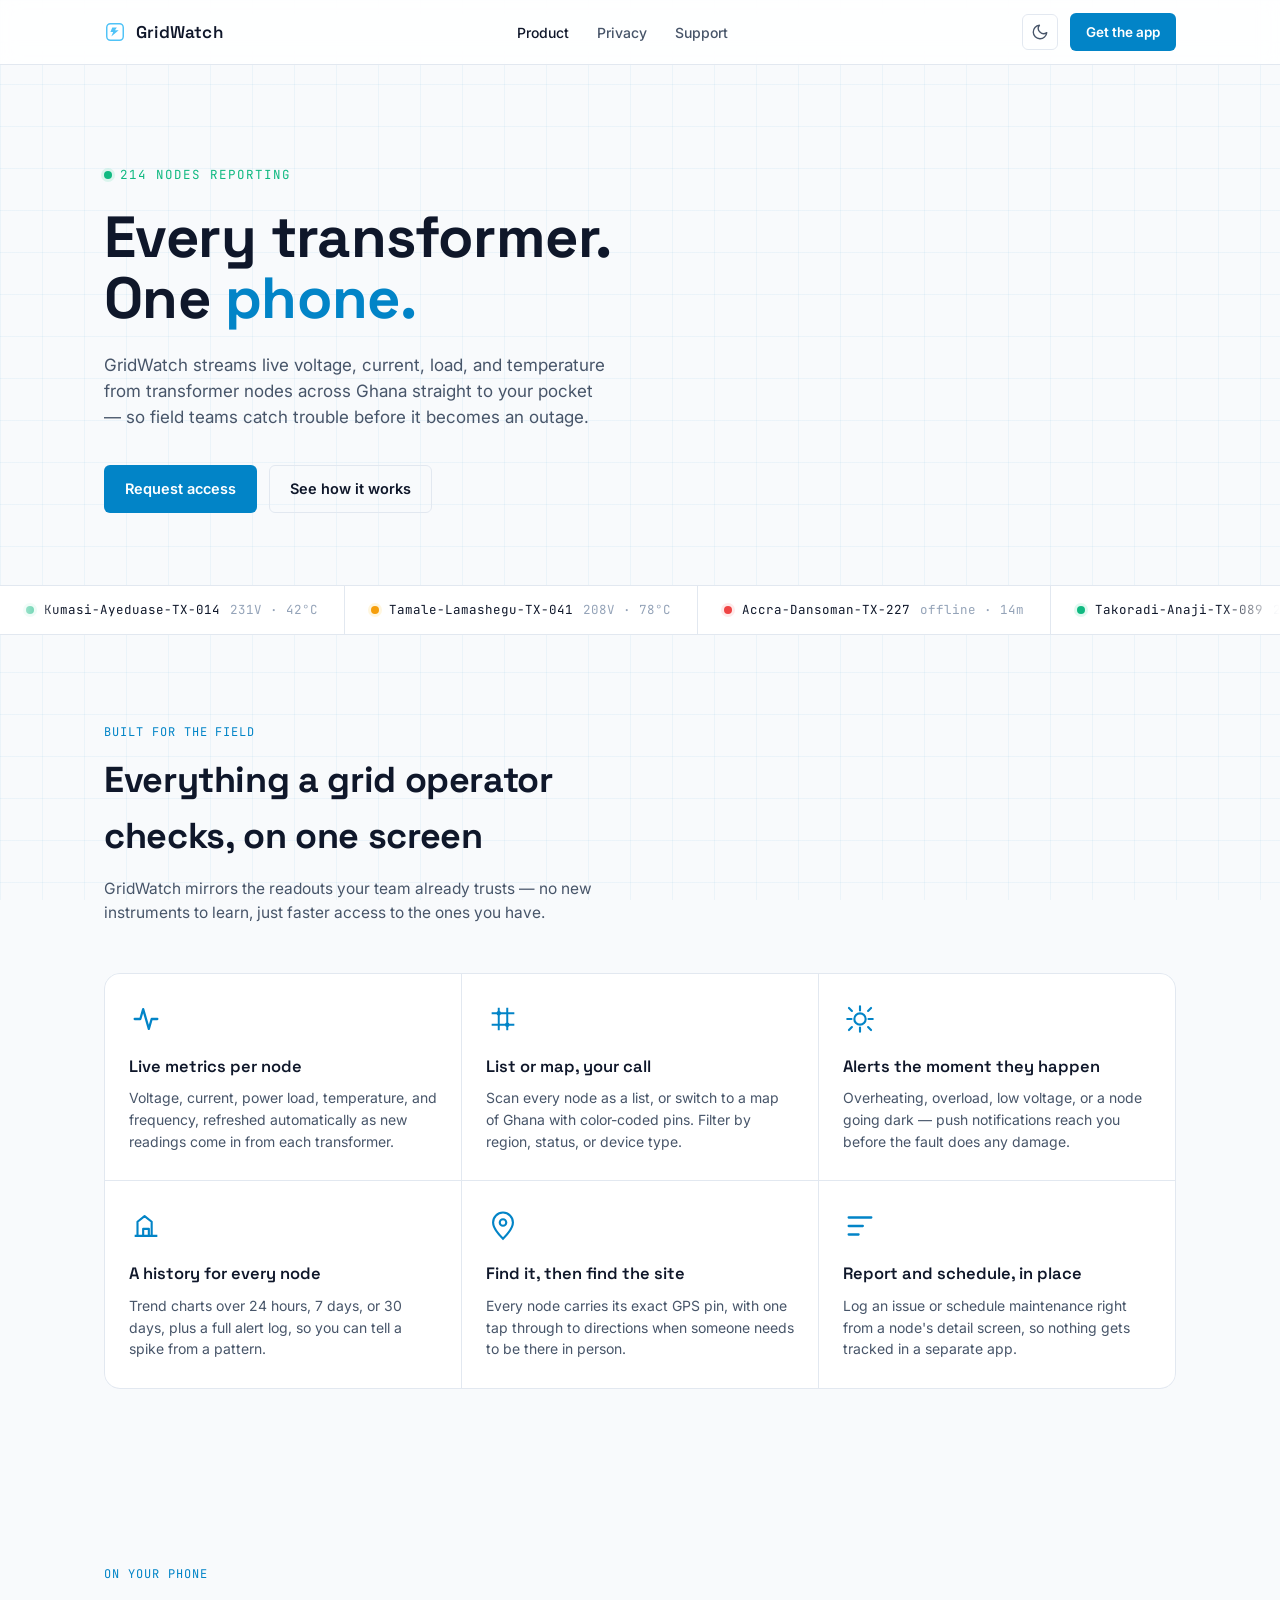
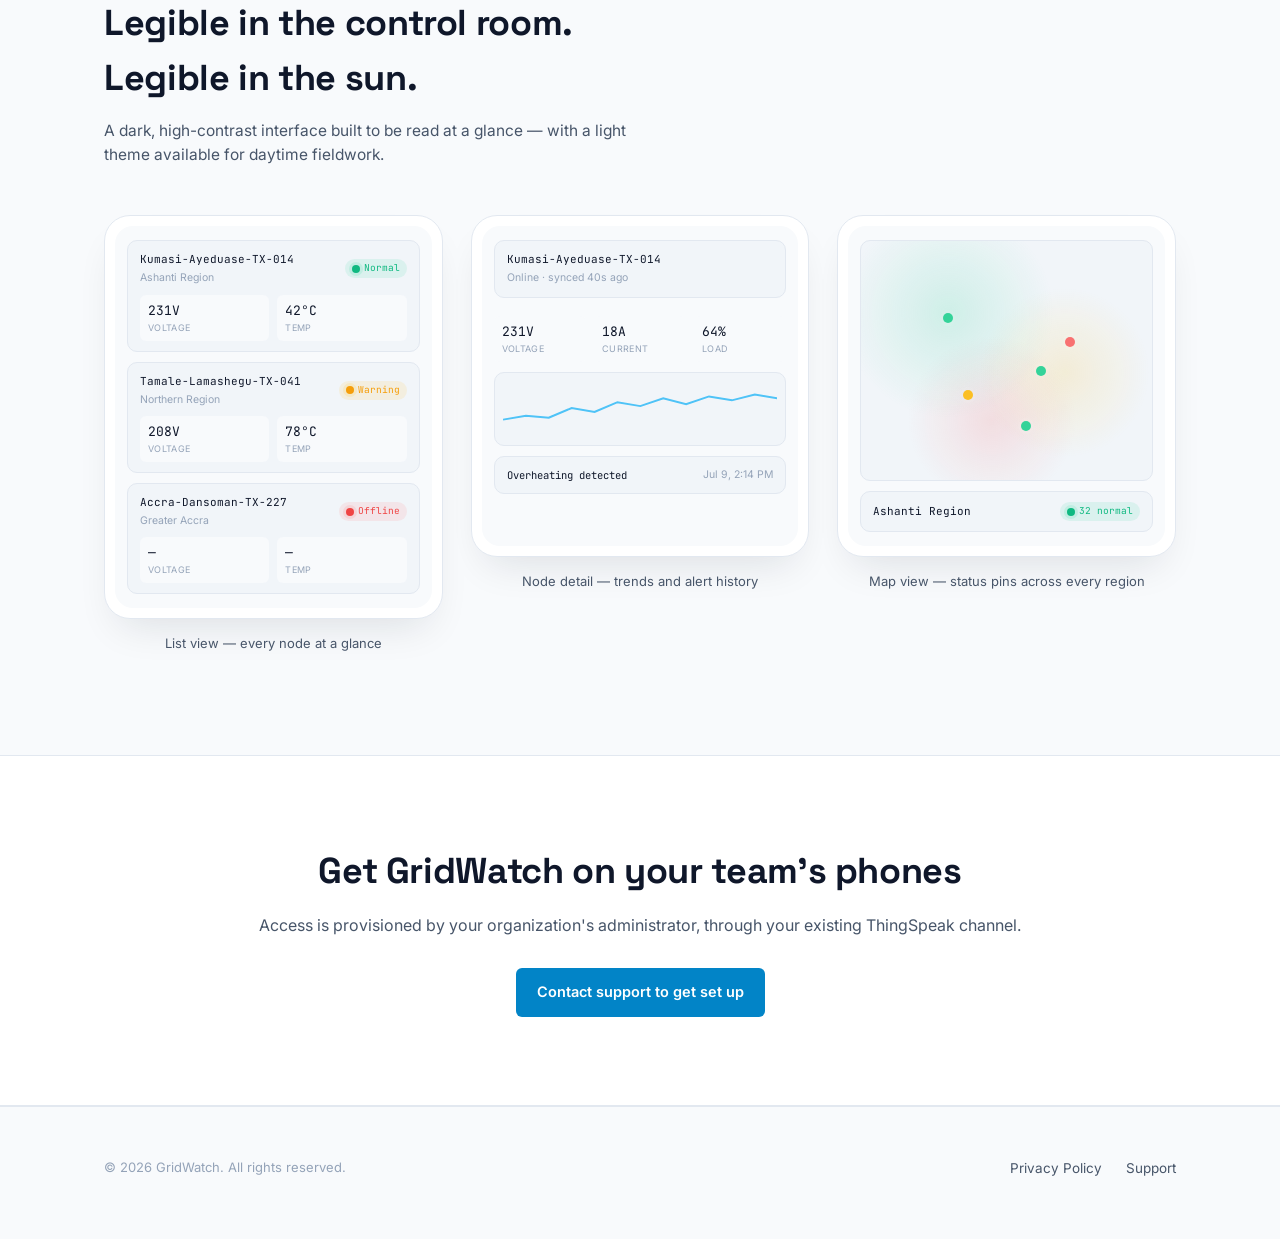
<file: index.html>
<!DOCTYPE html>
<html lang="en">
<head>
<meta charset="UTF-8">
<meta name="viewport" content="width=device-width, initial-scale=1.0">
<title>GridWatch — Real-time transformer monitoring across Ghana</title>
<meta name="description" content="GridWatch gives field engineers and grid operators live voltage, load, and temperature data from every transformer node — with instant alerts and map-based tracking.">
<link rel="preconnect" href="https://fonts.googleapis.com">
<link rel="preconnect" href="https://fonts.gstatic.com" crossorigin>
<link href="https://fonts.googleapis.com/css2?family=Space+Grotesk:wght@500;600;700&family=Inter:wght@400;500;600&family=JetBrains+Mono:wght@400;500&display=swap" rel="stylesheet">
<link rel="stylesheet" href="styles.css">
<script src="theme-init.js"></script>
</head>
<body>

<nav class="site-nav">
  <div class="wrap">
    <a href="index.html" class="brand">
      <svg class="brand-mark" viewBox="0 0 24 24" fill="none" xmlns="http://www.w3.org/2000/svg">
        <rect x="3" y="3" width="18" height="18" rx="4" stroke="#4fc3f7" stroke-width="1.6"/>
        <path d="M9 7L7 12H10L8 17L16 10H12L14 7H9Z" fill="#4fc3f7"/>
      </svg>
      GridWatch
    </a>
    <ul class="nav-links">
      <li><a href="index.html" aria-current="page">Product</a></li>
      <li><a href="privacy.html">Privacy</a></li>
      <li><a href="support.html">Support</a></li>
    </ul>
    <div class="nav-actions">
      <button class="theme-toggle" aria-label="Toggle theme">
        <svg class="icon-sun" viewBox="0 0 24 24" fill="none" stroke="currentColor" stroke-width="1.8" stroke-linecap="round" stroke-linejoin="round">
          <circle cx="12" cy="12" r="5"></circle>
          <line x1="12" y1="1" x2="12" y2="3"></line>
          <line x1="12" y1="21" x2="12" y2="23"></line>
          <line x1="4.22" y1="4.22" x2="5.64" y2="5.64"></line>
          <line x1="18.36" y1="18.36" x2="19.78" y2="19.78"></line>
          <line x1="1" y1="12" x2="3" y2="12"></line>
          <line x1="21" y1="12" x2="23" y2="12"></line>
          <line x1="4.22" y1="19.78" x2="5.64" y2="18.36"></line>
          <line x1="18.36" y1="5.64" x2="19.78" y2="4.22"></line>
        </svg>
        <svg class="icon-moon" viewBox="0 0 24 24" fill="none" stroke="currentColor" stroke-width="1.8" stroke-linecap="round" stroke-linejoin="round">
          <path d="M21 12.79A9 9 0 1 1 11.21 3 7 7 0 0 0 21 12.79z"></path>
        </svg>
      </button>
      <a href="support.html" class="nav-cta">Get the app</a>
    </div>
  </div>
</nav>

<header class="hero">
  <div class="wrap">
    <span class="eyebrow"><span class="dot dot-green"></span> 214 nodes reporting</span>
    <h1 class="hero-title">Every transformer.<br>One <span class="accent">phone.</span></h1>
    <p class="hero-sub">GridWatch streams live voltage, current, load, and temperature from transformer nodes across Ghana straight to your pocket — so field teams catch trouble before it becomes an outage.</p>
    <div class="hero-actions">
      <a href="support.html" class="btn btn-primary">Request access</a>
      <a href="#features" class="btn btn-ghost">See how it works</a>
    </div>
  </div>
</header>

<div class="live-strip" aria-hidden="true">
  <div class="strip-track" id="stripTrack"></div>
</div>

<main>
<section id="features">
  <div class="wrap">
    <div class="section-head">
      <span class="section-label">Built for the field</span>
      <h2>Everything a grid operator checks, on one screen</h2>
      <p class="section-sub">GridWatch mirrors the readouts your team already trusts — no new instruments to learn, just faster access to the ones you have.</p>
    </div>

    <div class="feature-grid">
      <div class="feature-card">
        <svg class="icon" viewBox="0 0 24 24" fill="none"><path d="M4 12h4l2-7 4 14 2-7h4" stroke="currentColor" stroke-width="1.6" stroke-linecap="round" stroke-linejoin="round"/></svg>
        <h3>Live metrics per node</h3>
        <p>Voltage, current, power load, temperature, and frequency, refreshed automatically as new readings come in from each transformer.</p>
      </div>
      <div class="feature-card">
        <svg class="icon" viewBox="0 0 24 24" fill="none"><path d="M9 4v16M15 4v16M4 8h16M4 16h16" stroke="currentColor" stroke-width="1.4"/><circle cx="9" cy="8" r="1.6" fill="currentColor"/><circle cx="15" cy="16" r="1.6" fill="currentColor"/></svg>
        <h3>List or map, your call</h3>
        <p>Scan every node as a list, or switch to a map of Ghana with color-coded pins. Filter by region, status, or device type.</p>
      </div>
      <div class="feature-card">
        <svg class="icon" viewBox="0 0 24 24" fill="none"><path d="M12 3v3M12 18v3M4.2 4.2l2.1 2.1M17.7 17.7l2.1 2.1M3 12h3M18 12h3M4.2 19.8l2.1-2.1M17.7 6.3l2.1-2.1" stroke="currentColor" stroke-width="1.5" stroke-linecap="round"/><circle cx="12" cy="12" r="4" stroke="currentColor" stroke-width="1.5"/></svg>
        <h3>Alerts the moment they happen</h3>
        <p>Overheating, overload, low voltage, or a node going dark — push notifications reach you before the fault does any damage.</p>
      </div>
      <div class="feature-card">
        <svg class="icon" viewBox="0 0 24 24" fill="none"><path d="M4 19h16M6 19V9l5-4 5 4v10M10 19v-5h4v5" stroke="currentColor" stroke-width="1.5" stroke-linejoin="round"/></svg>
        <h3>A history for every node</h3>
        <p>Trend charts over 24 hours, 7 days, or 30 days, plus a full alert log, so you can tell a spike from a pattern.</p>
      </div>
      <div class="feature-card">
        <svg class="icon" viewBox="0 0 24 24" fill="none"><path d="M12 21c4-4 7-7.5 7-11.5A7 7 0 105 9.5C5 13.5 8 17 12 21z" stroke="currentColor" stroke-width="1.5"/><circle cx="12" cy="9.5" r="2.3" stroke="currentColor" stroke-width="1.5"/></svg>
        <h3>Find it, then find the site</h3>
        <p>Every node carries its exact GPS pin, with one tap through to directions when someone needs to be there in person.</p>
      </div>
      <div class="feature-card">
        <svg class="icon" viewBox="0 0 24 24" fill="none"><path d="M4 6h16M4 12h10M4 18h7" stroke="currentColor" stroke-width="1.6" stroke-linecap="round"/></svg>
        <h3>Report and schedule, in place</h3>
        <p>Log an issue or schedule maintenance right from a node's detail screen, so nothing gets tracked in a separate app.</p>
      </div>
    </div>
  </div>
</section>

<section>
  <div class="wrap">
    <div class="section-head">
      <span class="section-label">On your phone</span>
      <h2>Legible in the control room. Legible in the sun.</h2>
      <p class="section-sub">A dark, high-contrast interface built to be read at a glance — with a light theme available for daytime fieldwork.</p>
    </div>

    <div class="screens-row">
      <div>
        <div class="phone">
          <div class="phone-screen">
            <div class="mock-card">
              <div class="mock-row">
                <div>
                  <div class="mock-id">Kumasi-Ayeduase-TX-014</div>
                  <div class="mock-region">Ashanti Region</div>
                </div>
                <span class="mock-badge badge-green"><span class="dot dot-green"></span>Normal</span>
              </div>
              <div class="mock-metrics">
                <div class="mock-metric"><div class="n">231V</div><div class="l">Voltage</div></div>
                <div class="mock-metric"><div class="n">42°C</div><div class="l">Temp</div></div>
              </div>
            </div>
            <div class="mock-card">
              <div class="mock-row">
                <div>
                  <div class="mock-id">Tamale-Lamashegu-TX-041</div>
                  <div class="mock-region">Northern Region</div>
                </div>
                <span class="mock-badge badge-amber"><span class="dot dot-amber"></span>Warning</span>
              </div>
              <div class="mock-metrics">
                <div class="mock-metric"><div class="n">208V</div><div class="l">Voltage</div></div>
                <div class="mock-metric"><div class="n">78°C</div><div class="l">Temp</div></div>
              </div>
            </div>
            <div class="mock-card">
              <div class="mock-row">
                <div>
                  <div class="mock-id">Accra-Dansoman-TX-227</div>
                  <div class="mock-region">Greater Accra</div>
                </div>
                <span class="mock-badge badge-red"><span class="dot dot-red"></span>Offline</span>
              </div>
              <div class="mock-metrics">
                <div class="mock-metric"><div class="n">—</div><div class="l">Voltage</div></div>
                <div class="mock-metric"><div class="n">—</div><div class="l">Temp</div></div>
              </div>
            </div>
          </div>
        </div>
        <p class="phone-cap">List view — every node at a glance</p>
      </div>

      <div>
        <div class="phone">
          <div class="phone-screen">
            <div class="mock-card">
              <div class="mock-row">
                <div>
                  <div class="mock-id">Kumasi-Ayeduase-TX-014</div>
                  <div class="mock-region">Online · synced 40s ago</div>
                </div>
              </div>
            </div>
            <div class="mock-metrics">
              <div class="mock-metric"><div class="n">231V</div><div class="l">Voltage</div></div>
              <div class="mock-metric"><div class="n">18A</div><div class="l">Current</div></div>
              <div class="mock-metric"><div class="n">64%</div><div class="l">Load</div></div>
            </div>
            <div class="mock-chart">
              <svg width="100%" height="100%" viewBox="0 0 240 58" preserveAspectRatio="none">
                <polyline points="0,40 20,36 40,38 60,28 80,32 100,22 120,26 140,18 160,24 180,16 200,20 220,14 240,18" fill="none" stroke="#4fc3f7" stroke-width="2"/>
              </svg>
            </div>
            <div class="mock-card">
              <div class="mock-row">
                <div class="mock-id" style="font-size:10.5px;">Overheating detected</div>
                <div class="mock-region" style="margin-top:0;">Jul 9, 2:14 PM</div>
              </div>
            </div>
          </div>
        </div>
        <p class="phone-cap">Node detail — trends and alert history</p>
      </div>

      <div>
        <div class="phone">
          <div class="phone-screen">
            <div class="mock-map">
              <span class="mock-pin" style="background:#34d399; top:30%; left:28%;"></span>
              <span class="mock-pin" style="background:#34d399; top:52%; left:60%;"></span>
              <span class="mock-pin" style="background:#fbbf24; top:62%; left:35%;"></span>
              <span class="mock-pin" style="background:#f87171; top:40%; left:70%;"></span>
              <span class="mock-pin" style="background:#34d399; top:75%; left:55%;"></span>
            </div>
            <div class="mock-card">
              <div class="mock-row">
                <div class="mock-id">Ashanti Region</div>
                <span class="mock-badge badge-green"><span class="dot dot-green"></span>32 normal</span>
              </div>
            </div>
          </div>
        </div>
        <p class="phone-cap">Map view — status pins across every region</p>
      </div>
    </div>
  </div>
</section>

<section class="cta-band">
  <div class="wrap">
    <h2>Get GridWatch on your team's phones</h2>
    <p>Access is provisioned by your organization's administrator, through your existing ThingSpeak channel.</p>
    <div class="cta-actions">
      <a href="support.html" class="btn btn-primary">Contact support to get set up</a>
    </div>
  </div>
</section>
</main>

<footer>
  <div class="wrap footer-row">
    <span class="footer-copy">© 2026 GridWatch. All rights reserved.</span>
    <ul class="footer-links">
      <li><a href="privacy.html">Privacy Policy</a></li>
      <li><a href="support.html">Support</a></li>
    </ul>
  </div>
</footer>

<script>
  // Build the live node strip once and duplicate it so the marquee loops seamlessly.
  const nodes = [
    { id: "Kumasi-Ayeduase-TX-014", status: "green", val: "231V · 42°C" },
    { id: "Tamale-Lamashegu-TX-041", status: "amber", val: "208V · 78°C" },
    { id: "Accra-Dansoman-TX-227", status: "red", val: "offline · 14m" },
    { id: "Takoradi-Anaji-TX-089", status: "green", val: "233V · 39°C" },
    { id: "Ho-Bankoe-TX-052", status: "green", val: "229V · 44°C" },
    { id: "Cape Coast-Pedu-TX-118", status: "amber", val: "218V · 71°C" },
    { id: "Sunyani-Abesim-TX-063", status: "green", val: "232V · 41°C" },
    { id: "Koforidua-Adweso-TX-034", status: "green", val: "230V · 43°C" },
  ];
  const track = document.getElementById("stripTrack");
  function render(list) {
    return list.map(n => `
      <div class="strip-node">
        <span class="dot dot-${n.status}"></span>
        <span class="id">${n.id}</span>
        <span class="val">${n.val}</span>
      </div>`).join("");
  }
  track.innerHTML = render(nodes) + render(nodes);
</script>
<script src="theme.js"></script>

</body>
</html>
</file>
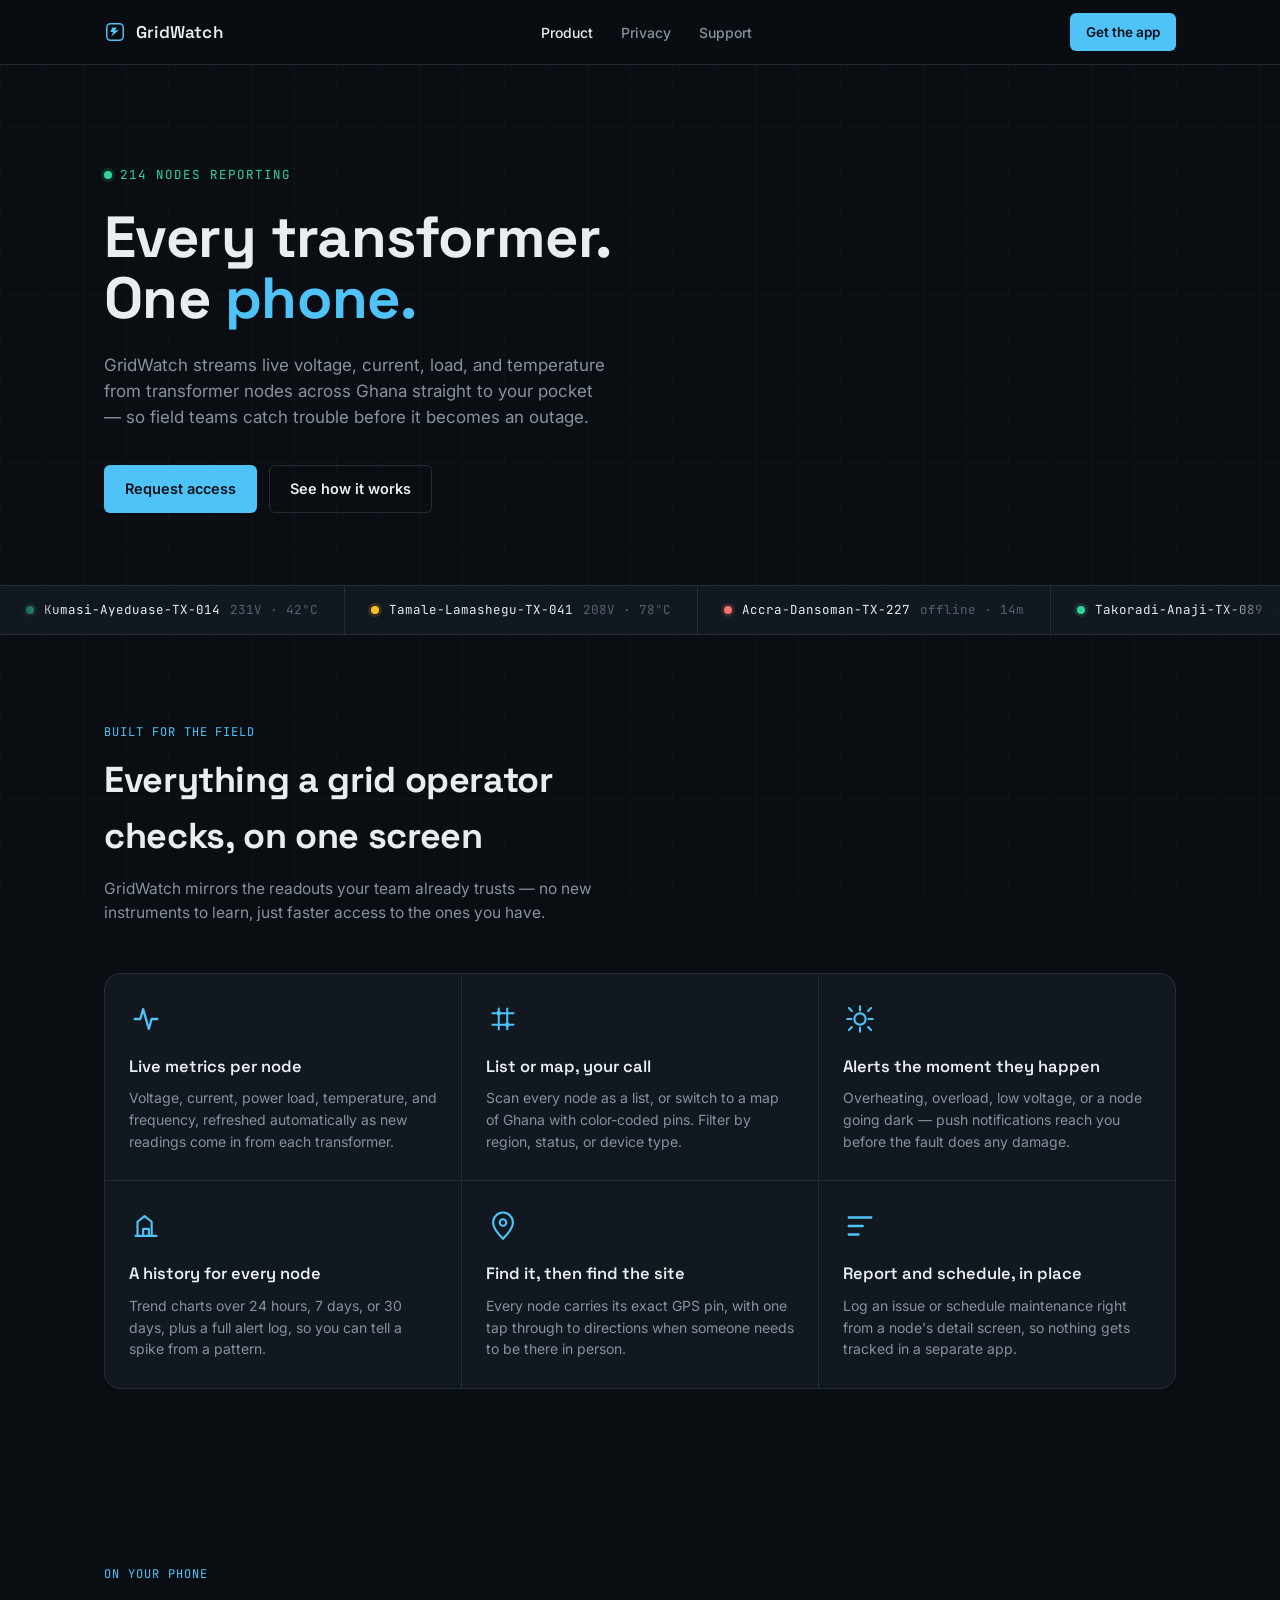
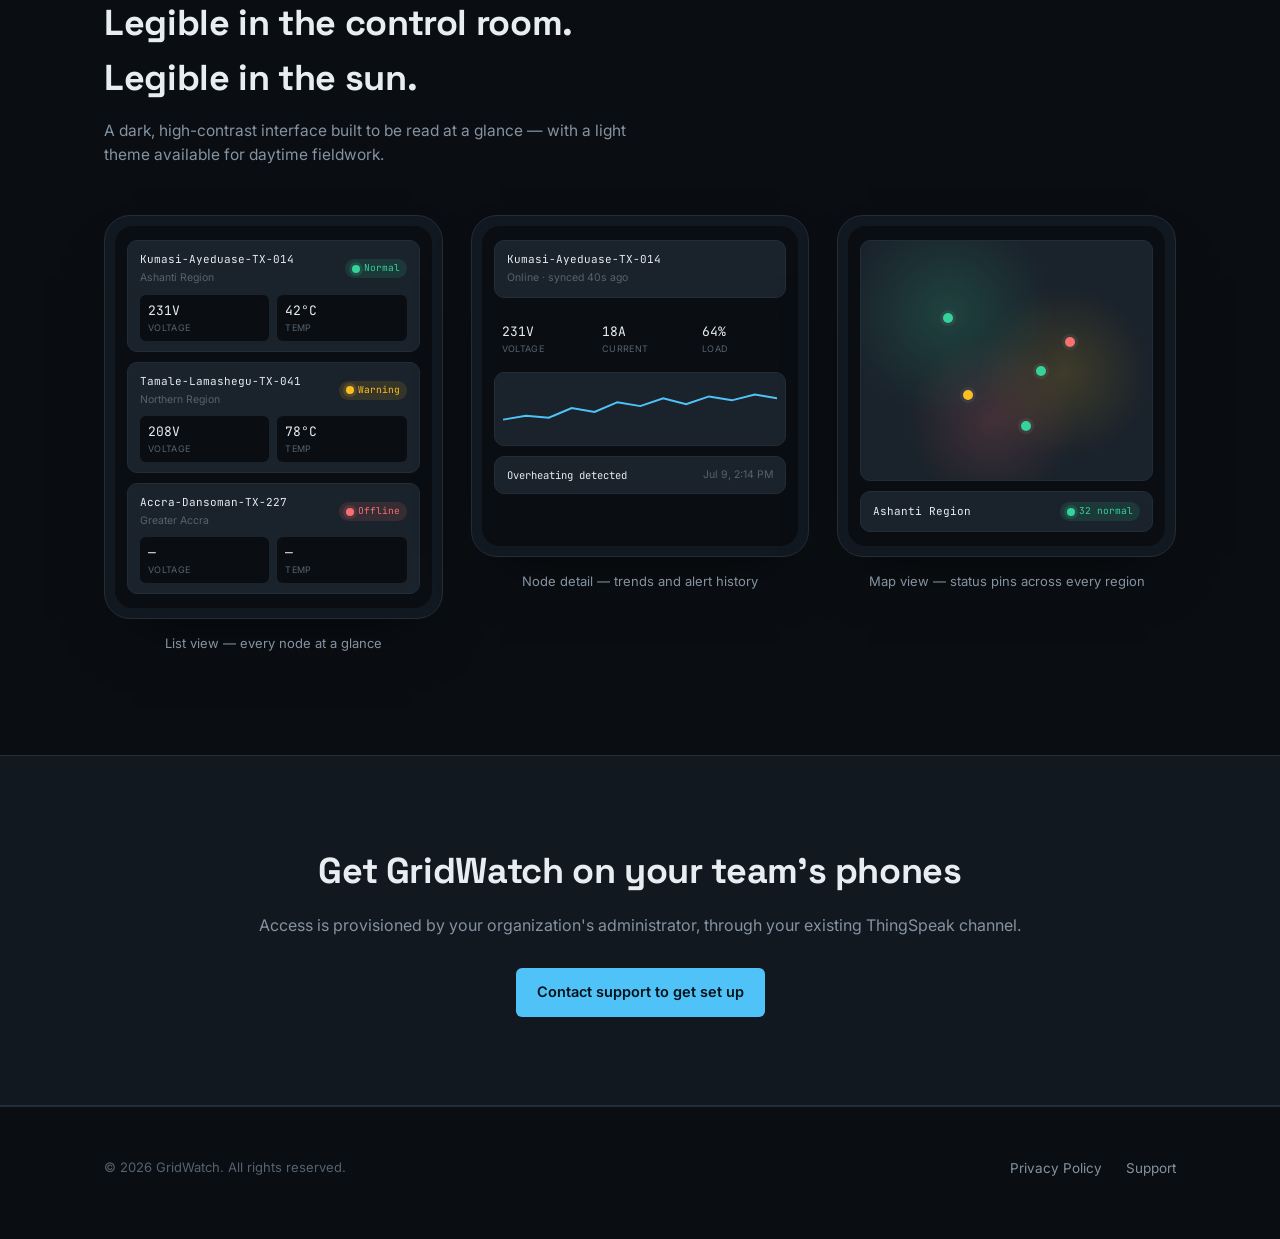
<file: docs/index.html>
<!DOCTYPE html>
<html lang="en">
<head>
<meta charset="UTF-8">
<meta name="viewport" content="width=device-width, initial-scale=1.0">
<title>GridWatch — Real-time transformer monitoring across Ghana</title>
<meta name="description" content="GridWatch gives field engineers and grid operators live voltage, load, and temperature data from every transformer node — with instant alerts and map-based tracking.">
<link rel="preconnect" href="https://fonts.googleapis.com">
<link rel="preconnect" href="https://fonts.gstatic.com" crossorigin>
<link href="https://fonts.googleapis.com/css2?family=Space+Grotesk:wght@500;600;700&family=Inter:wght@400;500;600&family=JetBrains+Mono:wght@400;500&display=swap" rel="stylesheet">
<link rel="stylesheet" href="styles.css">
</head>
<body>

<nav class="site-nav">
  <div class="wrap">
    <a href="index.html" class="brand">
      <svg class="brand-mark" viewBox="0 0 24 24" fill="none" xmlns="http://www.w3.org/2000/svg">
        <rect x="3" y="3" width="18" height="18" rx="4" stroke="#4fc3f7" stroke-width="1.6"/>
        <path d="M9 7L7 12H10L8 17L16 10H12L14 7H9Z" fill="#4fc3f7"/>
      </svg>
      GridWatch
    </a>
    <ul class="nav-links">
      <li><a href="index.html" aria-current="page">Product</a></li>
      <li><a href="privacy.html">Privacy</a></li>
      <li><a href="support.html">Support</a></li>
    </ul>
    <a href="support.html" class="nav-cta">Get the app</a>
  </div>
</nav>

<header class="hero">
  <div class="wrap">
    <span class="eyebrow"><span class="dot dot-green"></span> 214 nodes reporting</span>
    <h1 class="hero-title">Every transformer.<br>One <span class="accent">phone.</span></h1>
    <p class="hero-sub">GridWatch streams live voltage, current, load, and temperature from transformer nodes across Ghana straight to your pocket — so field teams catch trouble before it becomes an outage.</p>
    <div class="hero-actions">
      <a href="support.html" class="btn btn-primary">Request access</a>
      <a href="#features" class="btn btn-ghost">See how it works</a>
    </div>
  </div>
</header>

<div class="live-strip" aria-hidden="true">
  <div class="strip-track" id="stripTrack"></div>
</div>

<main>
<section id="features">
  <div class="wrap">
    <div class="section-head">
      <span class="section-label">Built for the field</span>
      <h2>Everything a grid operator checks, on one screen</h2>
      <p class="section-sub">GridWatch mirrors the readouts your team already trusts — no new instruments to learn, just faster access to the ones you have.</p>
    </div>

    <div class="feature-grid">
      <div class="feature-card">
        <svg class="icon" viewBox="0 0 24 24" fill="none"><path d="M4 12h4l2-7 4 14 2-7h4" stroke="currentColor" stroke-width="1.6" stroke-linecap="round" stroke-linejoin="round"/></svg>
        <h3>Live metrics per node</h3>
        <p>Voltage, current, power load, temperature, and frequency, refreshed automatically as new readings come in from each transformer.</p>
      </div>
      <div class="feature-card">
        <svg class="icon" viewBox="0 0 24 24" fill="none"><path d="M9 4v16M15 4v16M4 8h16M4 16h16" stroke="currentColor" stroke-width="1.4"/><circle cx="9" cy="8" r="1.6" fill="currentColor"/><circle cx="15" cy="16" r="1.6" fill="currentColor"/></svg>
        <h3>List or map, your call</h3>
        <p>Scan every node as a list, or switch to a map of Ghana with color-coded pins. Filter by region, status, or device type.</p>
      </div>
      <div class="feature-card">
        <svg class="icon" viewBox="0 0 24 24" fill="none"><path d="M12 3v3M12 18v3M4.2 4.2l2.1 2.1M17.7 17.7l2.1 2.1M3 12h3M18 12h3M4.2 19.8l2.1-2.1M17.7 6.3l2.1-2.1" stroke="currentColor" stroke-width="1.5" stroke-linecap="round"/><circle cx="12" cy="12" r="4" stroke="currentColor" stroke-width="1.5"/></svg>
        <h3>Alerts the moment they happen</h3>
        <p>Overheating, overload, low voltage, or a node going dark — push notifications reach you before the fault does any damage.</p>
      </div>
      <div class="feature-card">
        <svg class="icon" viewBox="0 0 24 24" fill="none"><path d="M4 19h16M6 19V9l5-4 5 4v10M10 19v-5h4v5" stroke="currentColor" stroke-width="1.5" stroke-linejoin="round"/></svg>
        <h3>A history for every node</h3>
        <p>Trend charts over 24 hours, 7 days, or 30 days, plus a full alert log, so you can tell a spike from a pattern.</p>
      </div>
      <div class="feature-card">
        <svg class="icon" viewBox="0 0 24 24" fill="none"><path d="M12 21c4-4 7-7.5 7-11.5A7 7 0 105 9.5C5 13.5 8 17 12 21z" stroke="currentColor" stroke-width="1.5"/><circle cx="12" cy="9.5" r="2.3" stroke="currentColor" stroke-width="1.5"/></svg>
        <h3>Find it, then find the site</h3>
        <p>Every node carries its exact GPS pin, with one tap through to directions when someone needs to be there in person.</p>
      </div>
      <div class="feature-card">
        <svg class="icon" viewBox="0 0 24 24" fill="none"><path d="M4 6h16M4 12h10M4 18h7" stroke="currentColor" stroke-width="1.6" stroke-linecap="round"/></svg>
        <h3>Report and schedule, in place</h3>
        <p>Log an issue or schedule maintenance right from a node's detail screen, so nothing gets tracked in a separate app.</p>
      </div>
    </div>
  </div>
</section>

<section>
  <div class="wrap">
    <div class="section-head">
      <span class="section-label">On your phone</span>
      <h2>Legible in the control room. Legible in the sun.</h2>
      <p class="section-sub">A dark, high-contrast interface built to be read at a glance — with a light theme available for daytime fieldwork.</p>
    </div>

    <div class="screens-row">
      <div>
        <div class="phone">
          <div class="phone-screen">
            <div class="mock-card">
              <div class="mock-row">
                <div>
                  <div class="mock-id">Kumasi-Ayeduase-TX-014</div>
                  <div class="mock-region">Ashanti Region</div>
                </div>
                <span class="mock-badge badge-green"><span class="dot dot-green"></span>Normal</span>
              </div>
              <div class="mock-metrics">
                <div class="mock-metric"><div class="n">231V</div><div class="l">Voltage</div></div>
                <div class="mock-metric"><div class="n">42°C</div><div class="l">Temp</div></div>
              </div>
            </div>
            <div class="mock-card">
              <div class="mock-row">
                <div>
                  <div class="mock-id">Tamale-Lamashegu-TX-041</div>
                  <div class="mock-region">Northern Region</div>
                </div>
                <span class="mock-badge badge-amber"><span class="dot dot-amber"></span>Warning</span>
              </div>
              <div class="mock-metrics">
                <div class="mock-metric"><div class="n">208V</div><div class="l">Voltage</div></div>
                <div class="mock-metric"><div class="n">78°C</div><div class="l">Temp</div></div>
              </div>
            </div>
            <div class="mock-card">
              <div class="mock-row">
                <div>
                  <div class="mock-id">Accra-Dansoman-TX-227</div>
                  <div class="mock-region">Greater Accra</div>
                </div>
                <span class="mock-badge badge-red"><span class="dot dot-red"></span>Offline</span>
              </div>
              <div class="mock-metrics">
                <div class="mock-metric"><div class="n">—</div><div class="l">Voltage</div></div>
                <div class="mock-metric"><div class="n">—</div><div class="l">Temp</div></div>
              </div>
            </div>
          </div>
        </div>
        <p class="phone-cap">List view — every node at a glance</p>
      </div>

      <div>
        <div class="phone">
          <div class="phone-screen">
            <div class="mock-card">
              <div class="mock-row">
                <div>
                  <div class="mock-id">Kumasi-Ayeduase-TX-014</div>
                  <div class="mock-region">Online · synced 40s ago</div>
                </div>
              </div>
            </div>
            <div class="mock-metrics">
              <div class="mock-metric"><div class="n">231V</div><div class="l">Voltage</div></div>
              <div class="mock-metric"><div class="n">18A</div><div class="l">Current</div></div>
              <div class="mock-metric"><div class="n">64%</div><div class="l">Load</div></div>
            </div>
            <div class="mock-chart">
              <svg width="100%" height="100%" viewBox="0 0 240 58" preserveAspectRatio="none">
                <polyline points="0,40 20,36 40,38 60,28 80,32 100,22 120,26 140,18 160,24 180,16 200,20 220,14 240,18" fill="none" stroke="#4fc3f7" stroke-width="2"/>
              </svg>
            </div>
            <div class="mock-card">
              <div class="mock-row">
                <div class="mock-id" style="font-size:10.5px;">Overheating detected</div>
                <div class="mock-region" style="margin-top:0;">Jul 9, 2:14 PM</div>
              </div>
            </div>
          </div>
        </div>
        <p class="phone-cap">Node detail — trends and alert history</p>
      </div>

      <div>
        <div class="phone">
          <div class="phone-screen">
            <div class="mock-map">
              <span class="mock-pin" style="background:#34d399; top:30%; left:28%;"></span>
              <span class="mock-pin" style="background:#34d399; top:52%; left:60%;"></span>
              <span class="mock-pin" style="background:#fbbf24; top:62%; left:35%;"></span>
              <span class="mock-pin" style="background:#f87171; top:40%; left:70%;"></span>
              <span class="mock-pin" style="background:#34d399; top:75%; left:55%;"></span>
            </div>
            <div class="mock-card">
              <div class="mock-row">
                <div class="mock-id">Ashanti Region</div>
                <span class="mock-badge badge-green"><span class="dot dot-green"></span>32 normal</span>
              </div>
            </div>
          </div>
        </div>
        <p class="phone-cap">Map view — status pins across every region</p>
      </div>
    </div>
  </div>
</section>

<section class="cta-band">
  <div class="wrap">
    <h2>Get GridWatch on your team's phones</h2>
    <p>Access is provisioned by your organization's administrator, through your existing ThingSpeak channel.</p>
    <div class="cta-actions">
      <a href="support.html" class="btn btn-primary">Contact support to get set up</a>
    </div>
  </div>
</section>
</main>

<footer>
  <div class="wrap footer-row">
    <span class="footer-copy">© 2026 GridWatch. All rights reserved.</span>
    <ul class="footer-links">
      <li><a href="privacy.html">Privacy Policy</a></li>
      <li><a href="support.html">Support</a></li>
    </ul>
  </div>
</footer>

<script>
  // Build the live node strip once and duplicate it so the marquee loops seamlessly.
  const nodes = [
    { id: "Kumasi-Ayeduase-TX-014", status: "green", val: "231V · 42°C" },
    { id: "Tamale-Lamashegu-TX-041", status: "amber", val: "208V · 78°C" },
    { id: "Accra-Dansoman-TX-227", status: "red", val: "offline · 14m" },
    { id: "Takoradi-Anaji-TX-089", status: "green", val: "233V · 39°C" },
    { id: "Ho-Bankoe-TX-052", status: "green", val: "229V · 44°C" },
    { id: "Cape Coast-Pedu-TX-118", status: "amber", val: "218V · 71°C" },
    { id: "Sunyani-Abesim-TX-063", status: "green", val: "232V · 41°C" },
    { id: "Koforidua-Adweso-TX-034", status: "green", val: "230V · 43°C" },
  ];
  const track = document.getElementById("stripTrack");
  function render(list) {
    return list.map(n => `
      <div class="strip-node">
        <span class="dot dot-${n.status}"></span>
        <span class="id">${n.id}</span>
        <span class="val">${n.val}</span>
      </div>`).join("");
  }
  track.innerHTML = render(nodes) + render(nodes);
</script>

</body>
</html>
</file>
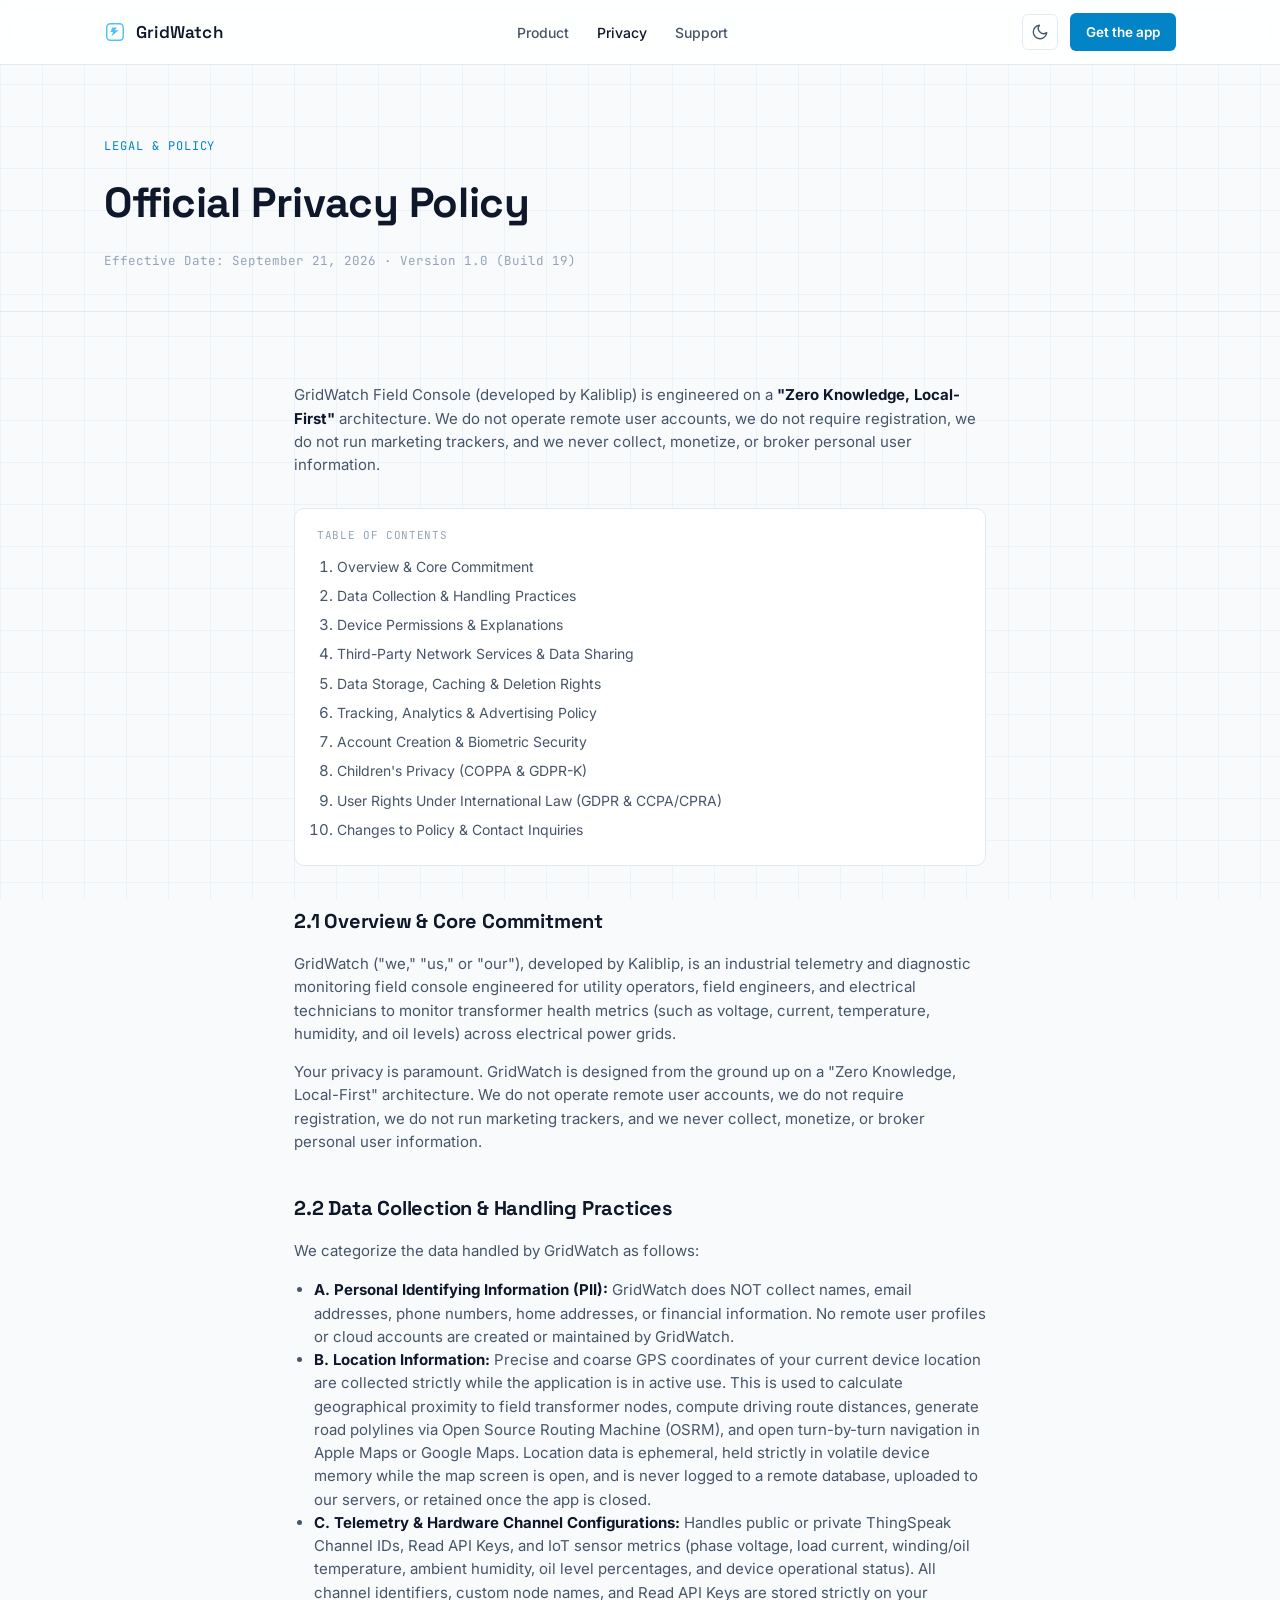
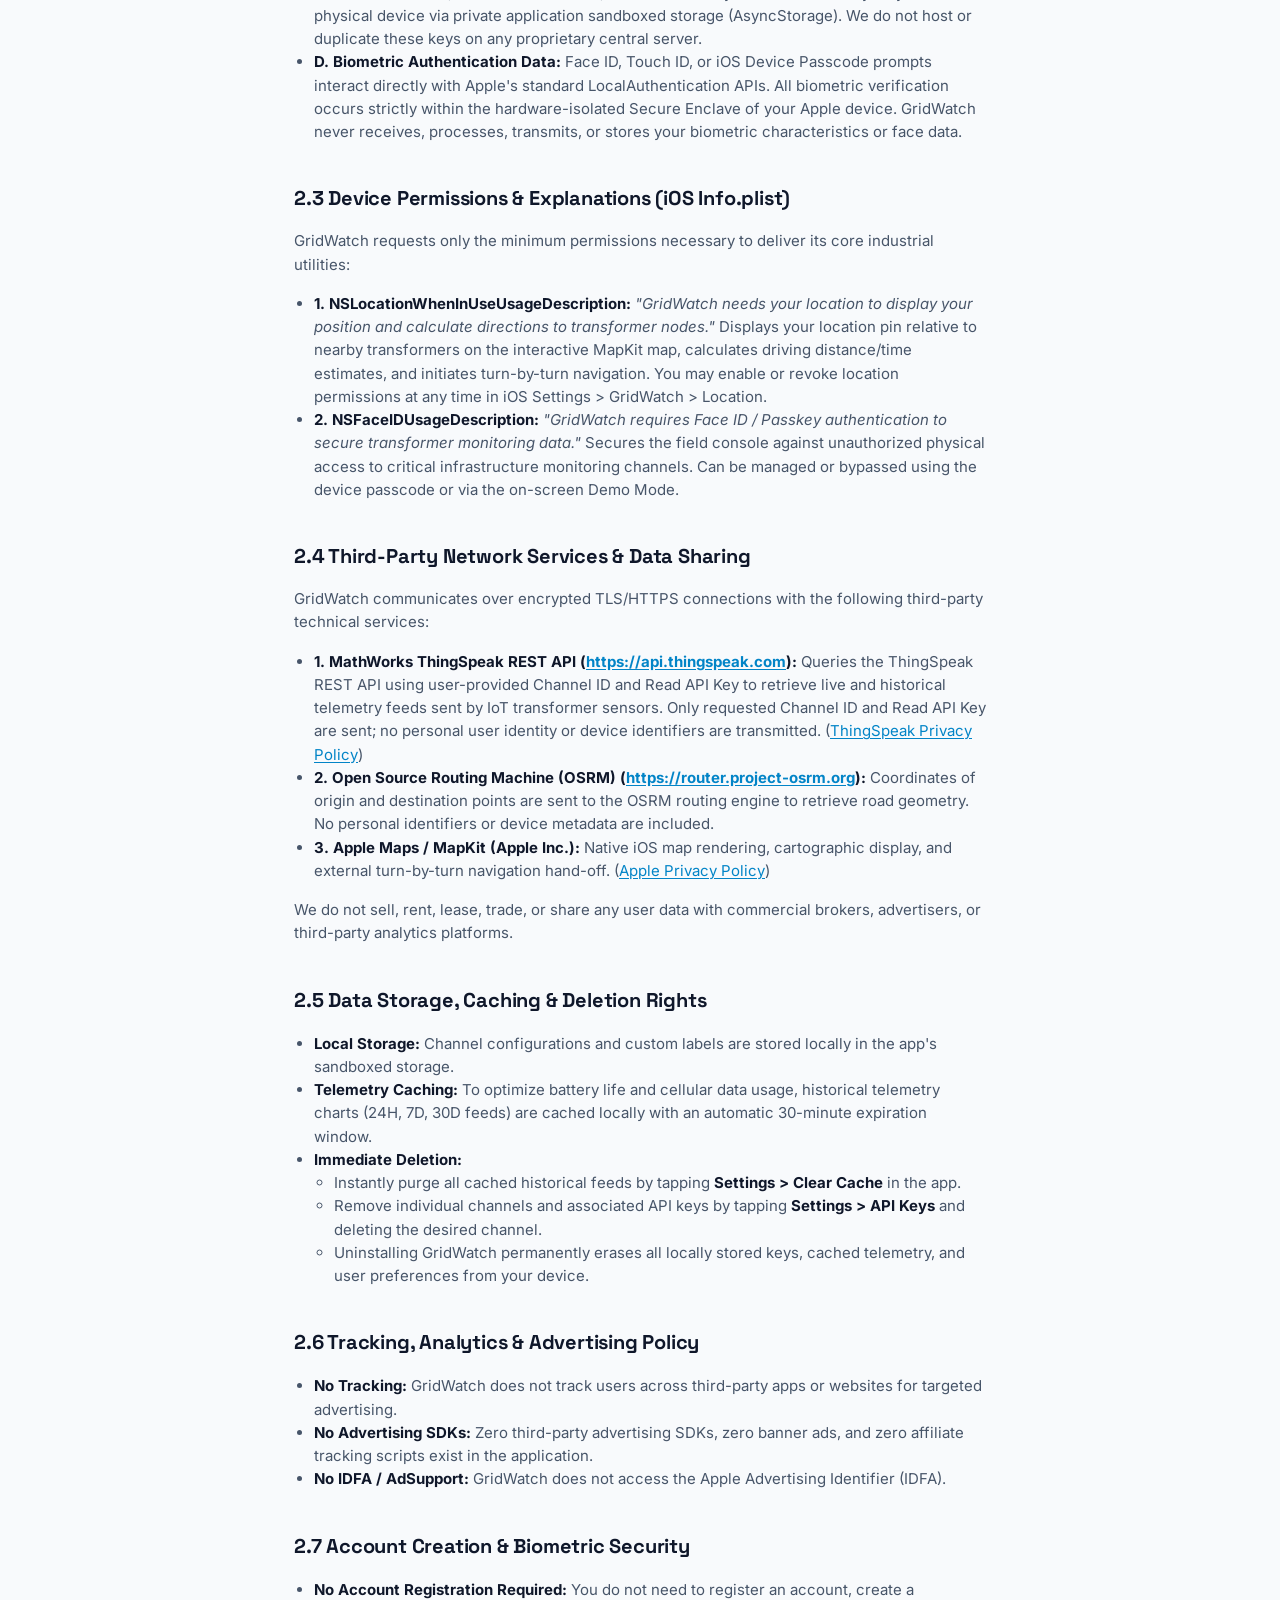
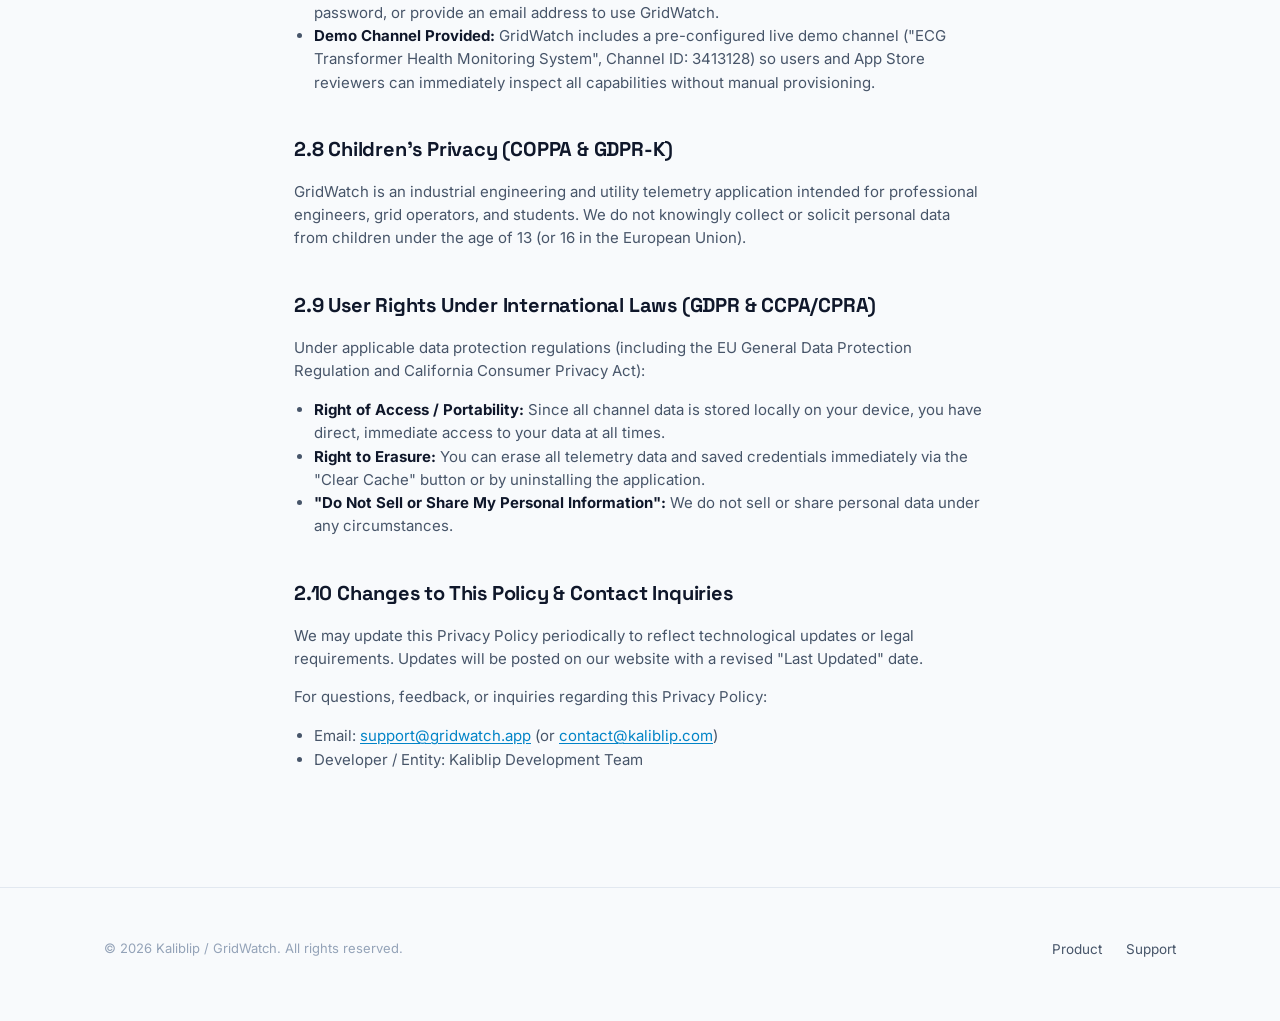
<file: privacy.html>
<!DOCTYPE html>
<html lang="en">
<head>
<meta charset="UTF-8">
<meta name="viewport" content="width=device-width, initial-scale=1.0">
<title>Privacy Policy — GridWatch</title>
<meta name="description" content="Official Privacy Policy for GridWatch Field Console. Zero-knowledge, local-first architecture for electrical telemetry monitoring.">
<link rel="preconnect" href="https://fonts.googleapis.com">
<link rel="preconnect" href="https://fonts.gstatic.com" crossorigin>
<link href="https://fonts.googleapis.com/css2?family=Space+Grotesk:wght@500;600;700&family=Inter:wght@400;500;600&family=JetBrains+Mono:wght@400;500&display=swap" rel="stylesheet">
<link rel="stylesheet" href="styles.css">
<script src="theme-init.js"></script>
</head>
<body>

<nav class="site-nav">
  <div class="wrap">
    <a href="index.html" class="brand">
      <svg class="brand-mark" viewBox="0 0 24 24" fill="none" xmlns="http://www.w3.org/2000/svg">
        <rect x="3" y="3" width="18" height="18" rx="4" stroke="#4fc3f7" stroke-width="1.6"/>
        <path d="M9 7L7 12H10L8 17L16 10H12L14 7H9Z" fill="#4fc3f7"/>
      </svg>
      GridWatch
    </a>
    <ul class="nav-links">
      <li><a href="index.html">Product</a></li>
      <li><a href="privacy.html" aria-current="page">Privacy</a></li>
      <li><a href="support.html">Support</a></li>
    </ul>
    <div class="nav-actions">
      <button class="theme-toggle" aria-label="Toggle theme">
        <svg class="icon-sun" viewBox="0 0 24 24" fill="none" stroke="currentColor" stroke-width="1.8" stroke-linecap="round" stroke-linejoin="round">
          <circle cx="12" cy="12" r="5"></circle>
          <line x1="12" y1="1" x2="12" y2="3"></line>
          <line x1="12" y1="21" x2="12" y2="23"></line>
          <line x1="4.22" y1="4.22" x2="5.64" y2="5.64"></line>
          <line x1="18.36" y1="18.36" x2="19.78" y2="19.78"></line>
          <line x1="1" y1="12" x2="3" y2="12"></line>
          <line x1="21" y1="12" x2="23" y2="12"></line>
          <line x1="4.22" y1="19.78" x2="5.64" y2="18.36"></line>
          <line x1="18.36" y1="5.64" x2="19.78" y2="4.22"></line>
        </svg>
        <svg class="icon-moon" viewBox="0 0 24 24" fill="none" stroke="currentColor" stroke-width="1.8" stroke-linecap="round" stroke-linejoin="round">
          <path d="M21 12.79A9 9 0 1 1 11.21 3 7 7 0 0 0 21 12.79z"></path>
        </svg>
      </button>
      <a href="support.html" class="nav-cta">Get the app</a>
    </div>
  </div>
</nav>

<header class="page-header">
  <div class="wrap">
    <span class="section-label">Legal &amp; Policy</span>
    <h1>Official Privacy Policy</h1>
    <span class="updated">Effective Date: September 21, 2026 · Version 1.0 (Build 19)</span>
  </div>
</header>

<div class="content">
  <p>GridWatch Field Console (developed by Kaliblip) is engineered on a <strong>"Zero Knowledge, Local-First"</strong> architecture. We do not operate remote user accounts, we do not require registration, we do not run marketing trackers, and we never collect, monetize, or broker personal user information.</p>

  <div class="toc">
    <span class="toc-label">Table of Contents</span>
    <ol>
      <li><a href="#overview">Overview &amp; Core Commitment</a></li>
      <li><a href="#collection">Data Collection &amp; Handling Practices</a></li>
      <li><a href="#permissions">Device Permissions &amp; Explanations</a></li>
      <li><a href="#third-parties">Third-Party Network Services &amp; Data Sharing</a></li>
      <li><a href="#storage">Data Storage, Caching &amp; Deletion Rights</a></li>
      <li><a href="#tracking">Tracking, Analytics &amp; Advertising Policy</a></li>
      <li><a href="#accounts">Account Creation &amp; Biometric Security</a></li>
      <li><a href="#children">Children's Privacy (COPPA &amp; GDPR-K)</a></li>
      <li><a href="#rights">User Rights Under International Law (GDPR &amp; CCPA/CPRA)</a></li>
      <li><a href="#changes">Changes to Policy &amp; Contact Inquiries</a></li>
    </ol>
  </div>

  <h2 id="overview">2.1 Overview &amp; Core Commitment</h2>
  <p>GridWatch ("we," "us," or "our"), developed by Kaliblip, is an industrial telemetry and diagnostic monitoring field console engineered for utility operators, field engineers, and electrical technicians to monitor transformer health metrics (such as voltage, current, temperature, humidity, and oil levels) across electrical power grids.</p>
  <p>Your privacy is paramount. GridWatch is designed from the ground up on a "Zero Knowledge, Local-First" architecture. We do not operate remote user accounts, we do not require registration, we do not run marketing trackers, and we never collect, monetize, or broker personal user information.</p>

  <h2 id="collection">2.2 Data Collection &amp; Handling Practices</h2>
  <p>We categorize the data handled by GridWatch as follows:</p>
  <ul>
    <li><strong>A. Personal Identifying Information (PII):</strong> GridWatch does NOT collect names, email addresses, phone numbers, home addresses, or financial information. No remote user profiles or cloud accounts are created or maintained by GridWatch.</li>
    <li><strong>B. Location Information:</strong> Precise and coarse GPS coordinates of your current device location are collected strictly while the application is in active use. This is used to calculate geographical proximity to field transformer nodes, compute driving route distances, generate road polylines via Open Source Routing Machine (OSRM), and open turn-by-turn navigation in Apple Maps or Google Maps. Location data is ephemeral, held strictly in volatile device memory while the map screen is open, and is never logged to a remote database, uploaded to our servers, or retained once the app is closed.</li>
    <li><strong>C. Telemetry &amp; Hardware Channel Configurations:</strong> Handles public or private ThingSpeak Channel IDs, Read API Keys, and IoT sensor metrics (phase voltage, load current, winding/oil temperature, ambient humidity, oil level percentages, and device operational status). All channel identifiers, custom node names, and Read API Keys are stored strictly on your physical device via private application sandboxed storage (AsyncStorage). We do not host or duplicate these keys on any proprietary central server.</li>
    <li><strong>D. Biometric Authentication Data:</strong> Face ID, Touch ID, or iOS Device Passcode prompts interact directly with Apple's standard LocalAuthentication APIs. All biometric verification occurs strictly within the hardware-isolated Secure Enclave of your Apple device. GridWatch never receives, processes, transmits, or stores your biometric characteristics or face data.</li>
  </ul>

  <h2 id="permissions">2.3 Device Permissions &amp; Explanations (iOS Info.plist)</h2>
  <p>GridWatch requests only the minimum permissions necessary to deliver its core industrial utilities:</p>
  <ul>
    <li><strong>1. NSLocationWhenInUseUsageDescription:</strong> <em>"GridWatch needs your location to display your position and calculate directions to transformer nodes."</em> Displays your location pin relative to nearby transformers on the interactive MapKit map, calculates driving distance/time estimates, and initiates turn-by-turn navigation. You may enable or revoke location permissions at any time in iOS Settings &gt; GridWatch &gt; Location.</li>
    <li><strong>2. NSFaceIDUsageDescription:</strong> <em>"GridWatch requires Face ID / Passkey authentication to secure transformer monitoring data."</em> Secures the field console against unauthorized physical access to critical infrastructure monitoring channels. Can be managed or bypassed using the device passcode or via the on-screen Demo Mode.</li>
  </ul>

  <h2 id="third-parties">2.4 Third-Party Network Services &amp; Data Sharing</h2>
  <p>GridWatch communicates over encrypted TLS/HTTPS connections with the following third-party technical services:</p>
  <ul>
    <li><strong>1. MathWorks ThingSpeak REST API (<a class="inline-link" href="https://api.thingspeak.com" target="_blank" rel="noopener">https://api.thingspeak.com</a>):</strong> Queries the ThingSpeak REST API using user-provided Channel ID and Read API Key to retrieve live and historical telemetry feeds sent by IoT transformer sensors. Only requested Channel ID and Read API Key are sent; no personal user identity or device identifiers are transmitted. (<a class="inline-link" href="https://www.mathworks.com/company/aboutus/policies_statements/patents/privacy_policy.html" target="_blank" rel="noopener">ThingSpeak Privacy Policy</a>)</li>
    <li><strong>2. Open Source Routing Machine (OSRM) (<a class="inline-link" href="https://router.project-osrm.org" target="_blank" rel="noopener">https://router.project-osrm.org</a>):</strong> Coordinates of origin and destination points are sent to the OSRM routing engine to retrieve road geometry. No personal identifiers or device metadata are included.</li>
    <li><strong>3. Apple Maps / MapKit (Apple Inc.):</strong> Native iOS map rendering, cartographic display, and external turn-by-turn navigation hand-off. (<a class="inline-link" href="https://www.apple.com/legal/privacy/" target="_blank" rel="noopener">Apple Privacy Policy</a>)</li>
  </ul>
  <p>We do not sell, rent, lease, trade, or share any user data with commercial brokers, advertisers, or third-party analytics platforms.</p>

  <h2 id="storage">2.5 Data Storage, Caching &amp; Deletion Rights</h2>
  <ul>
    <li><strong>Local Storage:</strong> Channel configurations and custom labels are stored locally in the app's sandboxed storage.</li>
    <li><strong>Telemetry Caching:</strong> To optimize battery life and cellular data usage, historical telemetry charts (24H, 7D, 30D feeds) are cached locally with an automatic 30-minute expiration window.</li>
    <li><strong>Immediate Deletion:</strong>
      <ul>
        <li>Instantly purge all cached historical feeds by tapping <strong>Settings &gt; Clear Cache</strong> in the app.</li>
        <li>Remove individual channels and associated API keys by tapping <strong>Settings &gt; API Keys</strong> and deleting the desired channel.</li>
        <li>Uninstalling GridWatch permanently erases all locally stored keys, cached telemetry, and user preferences from your device.</li>
      </ul>
    </li>
  </ul>

  <h2 id="tracking">2.6 Tracking, Analytics &amp; Advertising Policy</h2>
  <ul>
    <li><strong>No Tracking:</strong> GridWatch does not track users across third-party apps or websites for targeted advertising.</li>
    <li><strong>No Advertising SDKs:</strong> Zero third-party advertising SDKs, zero banner ads, and zero affiliate tracking scripts exist in the application.</li>
    <li><strong>No IDFA / AdSupport:</strong> GridWatch does not access the Apple Advertising Identifier (IDFA).</li>
  </ul>

  <h2 id="accounts">2.7 Account Creation &amp; Biometric Security</h2>
  <ul>
    <li><strong>No Account Registration Required:</strong> You do not need to register an account, create a password, or provide an email address to use GridWatch.</li>
    <li><strong>Demo Channel Provided:</strong> GridWatch includes a pre-configured live demo channel ("ECG Transformer Health Monitoring System", Channel ID: 3413128) so users and App Store reviewers can immediately inspect all capabilities without manual provisioning.</li>
  </ul>

  <h2 id="children">2.8 Children's Privacy (COPPA &amp; GDPR-K)</h2>
  <p>GridWatch is an industrial engineering and utility telemetry application intended for professional engineers, grid operators, and students. We do not knowingly collect or solicit personal data from children under the age of 13 (or 16 in the European Union).</p>

  <h2 id="rights">2.9 User Rights Under International Laws (GDPR &amp; CCPA/CPRA)</h2>
  <p>Under applicable data protection regulations (including the EU General Data Protection Regulation and California Consumer Privacy Act):</p>
  <ul>
    <li><strong>Right of Access / Portability:</strong> Since all channel data is stored locally on your device, you have direct, immediate access to your data at all times.</li>
    <li><strong>Right to Erasure:</strong> You can erase all telemetry data and saved credentials immediately via the "Clear Cache" button or by uninstalling the application.</li>
    <li><strong>"Do Not Sell or Share My Personal Information":</strong> We do not sell or share personal data under any circumstances.</li>
  </ul>

  <h2 id="changes">2.10 Changes to This Policy &amp; Contact Inquiries</h2>
  <p>We may update this Privacy Policy periodically to reflect technological updates or legal requirements. Updates will be posted on our website with a revised "Last Updated" date.</p>
  <p>For questions, feedback, or inquiries regarding this Privacy Policy:</p>
  <ul>
    <li>Email: <a class="inline-link" href="mailto:support@gridwatch.app">support@gridwatch.app</a> (or <a class="inline-link" href="mailto:contact@kaliblip.com">contact@kaliblip.com</a>)</li>
    <li>Developer / Entity: Kaliblip Development Team</li>
  </ul>
</div>

<footer>
  <div class="wrap footer-row">
    <span class="footer-copy">© 2026 Kaliblip / GridWatch. All rights reserved.</span>
    <ul class="footer-links">
      <li><a href="index.html">Product</a></li>
      <li><a href="support.html">Support</a></li>
    </ul>
  </div>
</footer>

<script src="theme.js"></script>
</body>
</html>
</file>
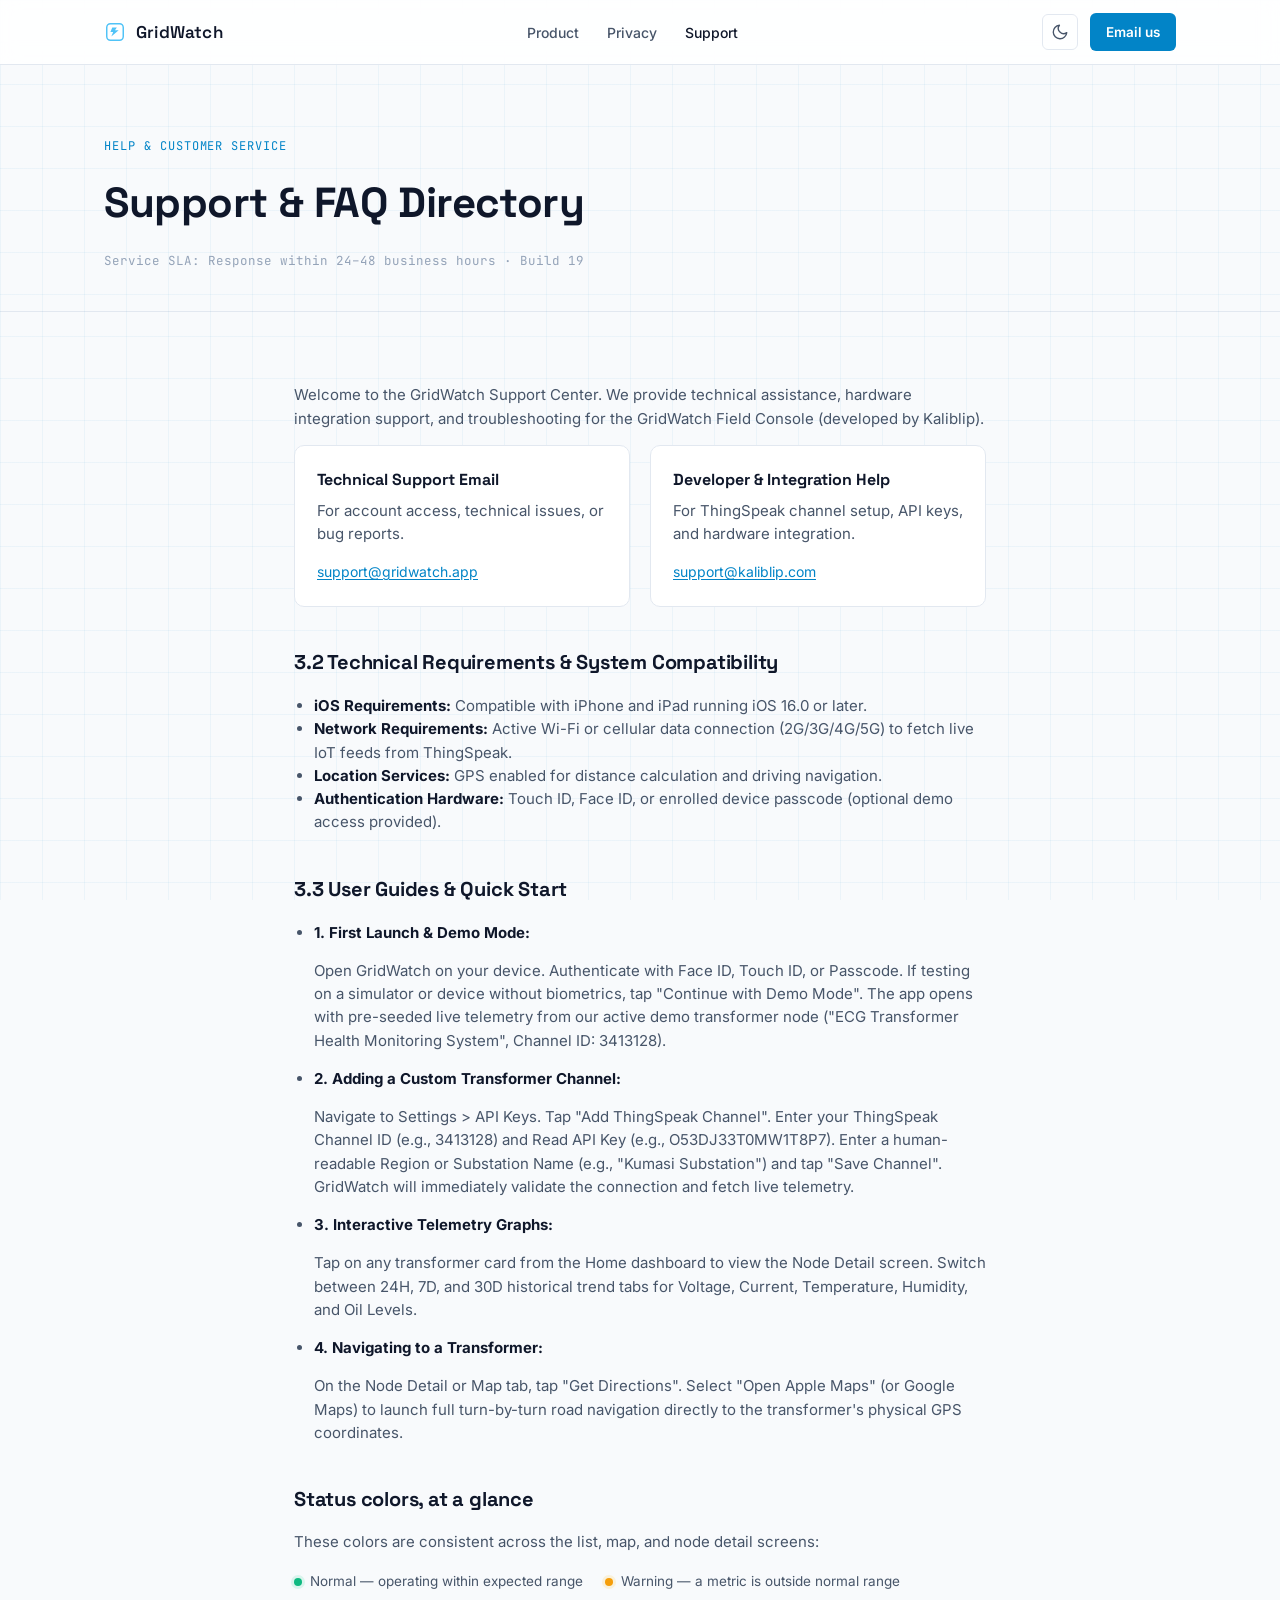
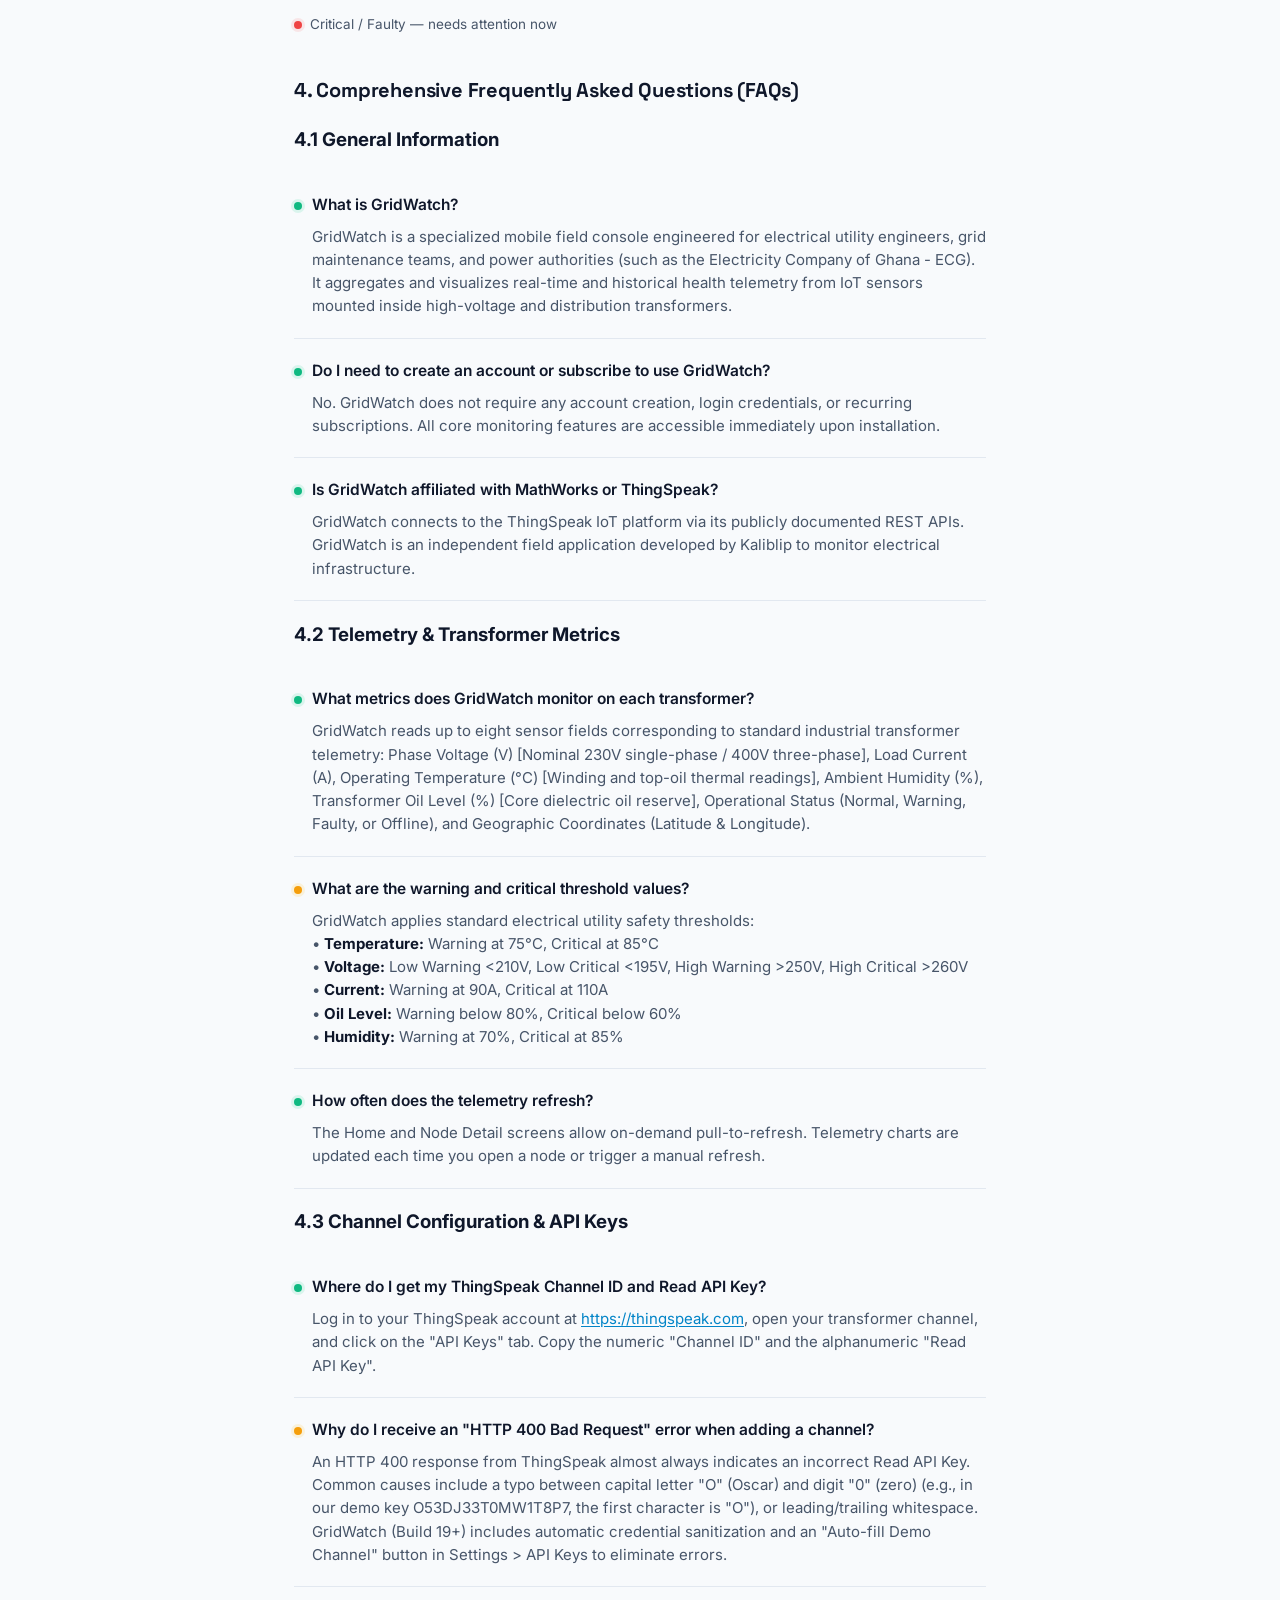
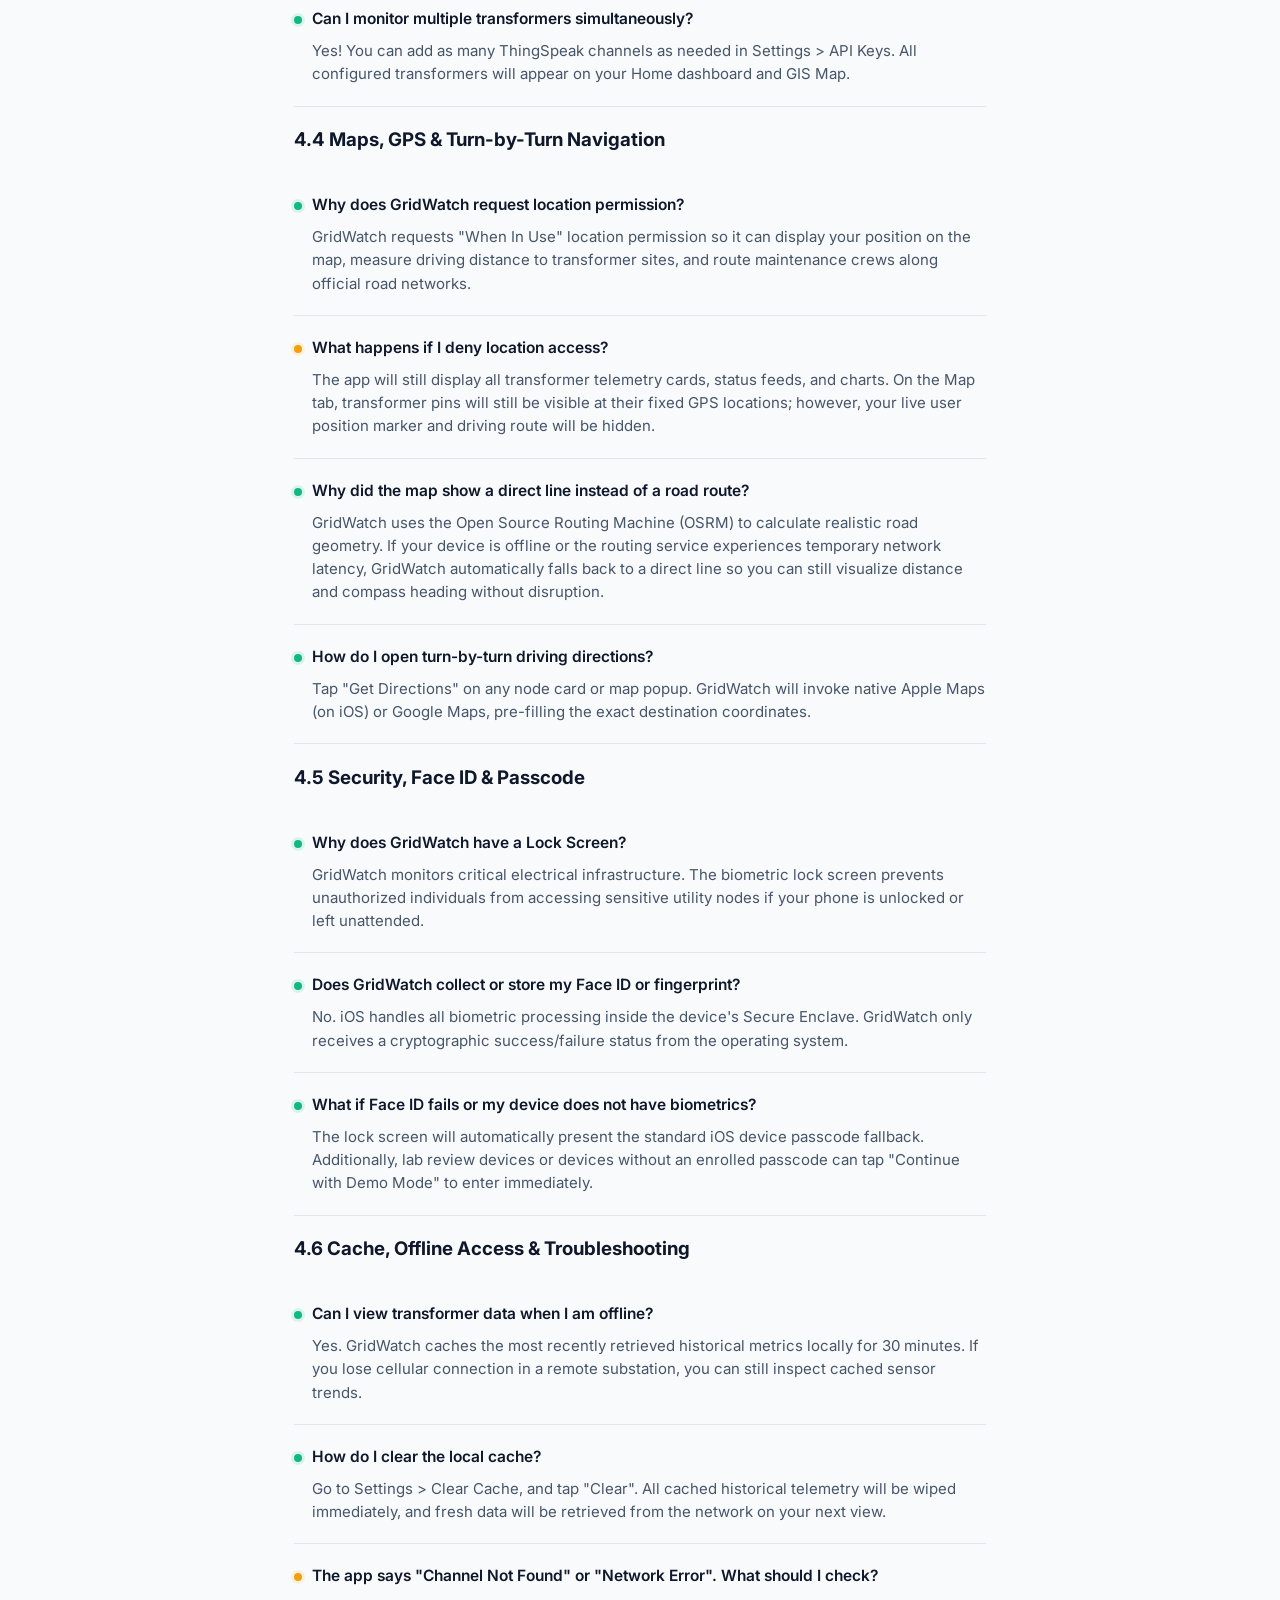
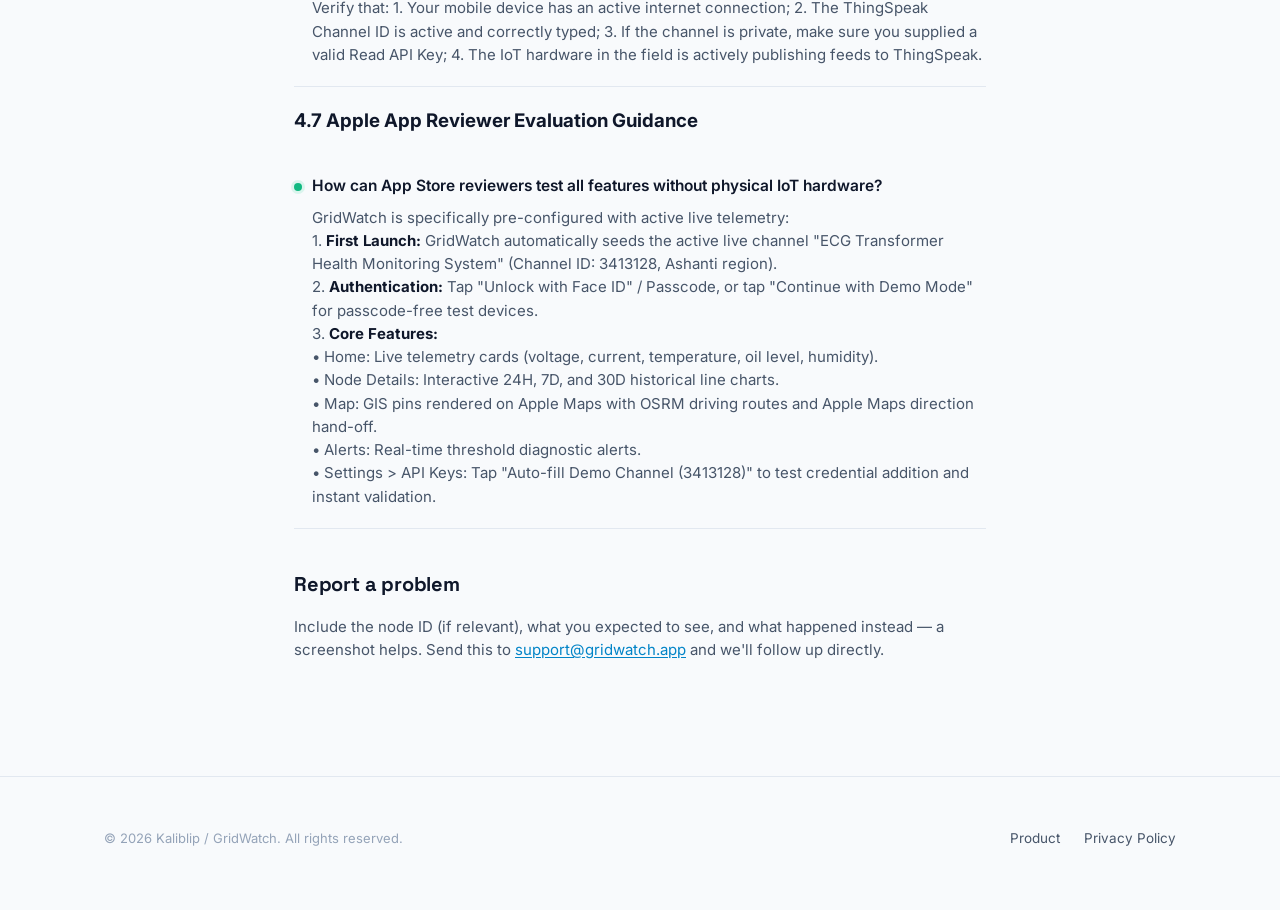
<file: support.html>
<!DOCTYPE html>
<html lang="en">
<head>
<meta charset="UTF-8">
<meta name="viewport" content="width=device-width, initial-scale=1.0">
<title>Support — GridWatch Field Console</title>
<meta name="description" content="Technical support, hardware integration guidance, user walkthroughs, and comprehensive FAQs for GridWatch Field Console.">
<link rel="preconnect" href="https://fonts.googleapis.com">
<link rel="preconnect" href="https://fonts.gstatic.com" crossorigin>
<link href="https://fonts.googleapis.com/css2?family=Space+Grotesk:wght@500;600;700&family=Inter:wght@400;500;600&family=JetBrains+Mono:wght@400;500&display=swap" rel="stylesheet">
<link rel="stylesheet" href="styles.css">
<script src="theme-init.js"></script>
</head>
<body>

<nav class="site-nav">
  <div class="wrap">
    <a href="index.html" class="brand">
      <svg class="brand-mark" viewBox="0 0 24 24" fill="none" xmlns="http://www.w3.org/2000/svg">
        <rect x="3" y="3" width="18" height="18" rx="4" stroke="#4fc3f7" stroke-width="1.6"/>
        <path d="M9 7L7 12H10L8 17L16 10H12L14 7H9Z" fill="#4fc3f7"/>
      </svg>
      GridWatch
    </a>
    <ul class="nav-links">
      <li><a href="index.html">Product</a></li>
      <li><a href="privacy.html">Privacy</a></li>
      <li><a href="support.html" aria-current="page">Support</a></li>
    </ul>
    <div class="nav-actions">
      <button class="theme-toggle" aria-label="Toggle theme">
        <svg class="icon-sun" viewBox="0 0 24 24" fill="none" stroke="currentColor" stroke-width="1.8" stroke-linecap="round" stroke-linejoin="round">
          <circle cx="12" cy="12" r="5"></circle>
          <line x1="12" y1="1" x2="12" y2="3"></line>
          <line x1="12" y1="21" x2="12" y2="23"></line>
          <line x1="4.22" y1="4.22" x2="5.64" y2="5.64"></line>
          <line x1="18.36" y1="18.36" x2="19.78" y2="19.78"></line>
          <line x1="1" y1="12" x2="3" y2="12"></line>
          <line x1="21" y1="12" x2="23" y2="12"></line>
          <line x1="4.22" y1="19.78" x2="5.64" y2="18.36"></line>
          <line x1="18.36" y1="5.64" x2="19.78" y2="4.22"></line>
        </svg>
        <svg class="icon-moon" viewBox="0 0 24 24" fill="none" stroke="currentColor" stroke-width="1.8" stroke-linecap="round" stroke-linejoin="round">
          <path d="M21 12.79A9 9 0 1 1 11.21 3 7 7 0 0 0 21 12.79z"></path>
        </svg>
      </button>
      <a href="mailto:support@gridwatch.app" class="nav-cta">Email us</a>
    </div>
  </div>
</nav>

<header class="page-header">
  <div class="wrap">
    <span class="section-label">Help &amp; Customer Service</span>
    <h1>Support &amp; FAQ Directory</h1>
    <span class="updated">Service SLA: Response within 24–48 business hours · Build 19</span>
  </div>
</header>

<div class="content">
  <p>Welcome to the GridWatch Support Center. We provide technical assistance, hardware integration support, and troubleshooting for the GridWatch Field Console (developed by Kaliblip).</p>

  <div class="support-grid">
    <div class="support-card">
      <h3>Technical Support Email</h3>
      <p>For account access, technical issues, or bug reports.</p>
      <a class="inline-link" href="mailto:support@gridwatch.app">support@gridwatch.app</a>
    </div>
    <div class="support-card">
      <h3>Developer &amp; Integration Help</h3>
      <p>For ThingSpeak channel setup, API keys, and hardware integration.</p>
      <a class="inline-link" href="mailto:support@kaliblip.com">support@kaliblip.com</a>
    </div>
  </div>

  <h2>3.2 Technical Requirements &amp; System Compatibility</h2>
  <ul>
    <li><strong>iOS Requirements:</strong> Compatible with iPhone and iPad running iOS 16.0 or later.</li>
    <li><strong>Network Requirements:</strong> Active Wi-Fi or cellular data connection (2G/3G/4G/5G) to fetch live IoT feeds from ThingSpeak.</li>
    <li><strong>Location Services:</strong> GPS enabled for distance calculation and driving navigation.</li>
    <li><strong>Authentication Hardware:</strong> Touch ID, Face ID, or enrolled device passcode (optional demo access provided).</li>
  </ul>

  <h2>3.3 User Guides &amp; Quick Start</h2>
  <ul>
    <li><strong>1. First Launch &amp; Demo Mode:</strong>
      <p>Open GridWatch on your device. Authenticate with Face ID, Touch ID, or Passcode. If testing on a simulator or device without biometrics, tap "Continue with Demo Mode". The app opens with pre-seeded live telemetry from our active demo transformer node ("ECG Transformer Health Monitoring System", Channel ID: 3413128).</p>
    </li>
    <li><strong>2. Adding a Custom Transformer Channel:</strong>
      <p>Navigate to Settings &gt; API Keys. Tap "Add ThingSpeak Channel". Enter your ThingSpeak Channel ID (e.g., 3413128) and Read API Key (e.g., O53DJ33T0MW1T8P7). Enter a human-readable Region or Substation Name (e.g., "Kumasi Substation") and tap "Save Channel". GridWatch will immediately validate the connection and fetch live telemetry.</p>
    </li>
    <li><strong>3. Interactive Telemetry Graphs:</strong>
      <p>Tap on any transformer card from the Home dashboard to view the Node Detail screen. Switch between 24H, 7D, and 30D historical trend tabs for Voltage, Current, Temperature, Humidity, and Oil Levels.</p>
    </li>
    <li><strong>4. Navigating to a Transformer:</strong>
      <p>On the Node Detail or Map tab, tap "Get Directions". Select "Open Apple Maps" (or Google Maps) to launch full turn-by-turn road navigation directly to the transformer's physical GPS coordinates.</p>
    </li>
  </ul>

  <h2>Status colors, at a glance</h2>
  <p>These colors are consistent across the list, map, and node detail screens:</p>
  <div class="status-key">
    <span><span class="dot dot-green"></span> Normal — operating within expected range</span>
    <span><span class="dot dot-amber"></span> Warning — a metric is outside normal range</span>
    <span><span class="dot dot-red"></span> Critical / Faulty — needs attention now</span>
  </div>

  <h2>4. Comprehensive Frequently Asked Questions (FAQs)</h2>

  <h3>4.1 General Information</h3>
  <div class="faq-item">
    <h3><span class="dot dot-green"></span>What is GridWatch?</h3>
    <p>GridWatch is a specialized mobile field console engineered for electrical utility engineers, grid maintenance teams, and power authorities (such as the Electricity Company of Ghana - ECG). It aggregates and visualizes real-time and historical health telemetry from IoT sensors mounted inside high-voltage and distribution transformers.</p>
  </div>
  <div class="faq-item">
    <h3><span class="dot dot-green"></span>Do I need to create an account or subscribe to use GridWatch?</h3>
    <p>No. GridWatch does not require any account creation, login credentials, or recurring subscriptions. All core monitoring features are accessible immediately upon installation.</p>
  </div>
  <div class="faq-item">
    <h3><span class="dot dot-green"></span>Is GridWatch affiliated with MathWorks or ThingSpeak?</h3>
    <p>GridWatch connects to the ThingSpeak IoT platform via its publicly documented REST APIs. GridWatch is an independent field application developed by Kaliblip to monitor electrical infrastructure.</p>
  </div>

  <h3>4.2 Telemetry &amp; Transformer Metrics</h3>
  <div class="faq-item">
    <h3><span class="dot dot-green"></span>What metrics does GridWatch monitor on each transformer?</h3>
    <p>GridWatch reads up to eight sensor fields corresponding to standard industrial transformer telemetry: Phase Voltage (V) [Nominal 230V single-phase / 400V three-phase], Load Current (A), Operating Temperature (°C) [Winding and top-oil thermal readings], Ambient Humidity (%), Transformer Oil Level (%) [Core dielectric oil reserve], Operational Status (Normal, Warning, Faulty, or Offline), and Geographic Coordinates (Latitude &amp; Longitude).</p>
  </div>
  <div class="faq-item">
    <h3><span class="dot dot-amber"></span>What are the warning and critical threshold values?</h3>
    <p>GridWatch applies standard electrical utility safety thresholds:<br>
    • <strong>Temperature:</strong> Warning at 75°C, Critical at 85°C<br>
    • <strong>Voltage:</strong> Low Warning &lt;210V, Low Critical &lt;195V, High Warning &gt;250V, High Critical &gt;260V<br>
    • <strong>Current:</strong> Warning at 90A, Critical at 110A<br>
    • <strong>Oil Level:</strong> Warning below 80%, Critical below 60%<br>
    • <strong>Humidity:</strong> Warning at 70%, Critical at 85%</p>
  </div>
  <div class="faq-item">
    <h3><span class="dot dot-green"></span>How often does the telemetry refresh?</h3>
    <p>The Home and Node Detail screens allow on-demand pull-to-refresh. Telemetry charts are updated each time you open a node or trigger a manual refresh.</p>
  </div>

  <h3>4.3 Channel Configuration &amp; API Keys</h3>
  <div class="faq-item">
    <h3><span class="dot dot-green"></span>Where do I get my ThingSpeak Channel ID and Read API Key?</h3>
    <p>Log in to your ThingSpeak account at <a class="inline-link" href="https://thingspeak.com" target="_blank" rel="noopener">https://thingspeak.com</a>, open your transformer channel, and click on the "API Keys" tab. Copy the numeric "Channel ID" and the alphanumeric "Read API Key".</p>
  </div>
  <div class="faq-item">
    <h3><span class="dot dot-amber"></span>Why do I receive an "HTTP 400 Bad Request" error when adding a channel?</h3>
    <p>An HTTP 400 response from ThingSpeak almost always indicates an incorrect Read API Key. Common causes include a typo between capital letter "O" (Oscar) and digit "0" (zero) (e.g., in our demo key O53DJ33T0MW1T8P7, the first character is "O"), or leading/trailing whitespace. GridWatch (Build 19+) includes automatic credential sanitization and an "Auto-fill Demo Channel" button in Settings &gt; API Keys to eliminate errors.</p>
  </div>
  <div class="faq-item">
    <h3><span class="dot dot-green"></span>Can I monitor multiple transformers simultaneously?</h3>
    <p>Yes! You can add as many ThingSpeak channels as needed in Settings &gt; API Keys. All configured transformers will appear on your Home dashboard and GIS Map.</p>
  </div>

  <h3>4.4 Maps, GPS &amp; Turn-by-Turn Navigation</h3>
  <div class="faq-item">
    <h3><span class="dot dot-green"></span>Why does GridWatch request location permission?</h3>
    <p>GridWatch requests "When In Use" location permission so it can display your position on the map, measure driving distance to transformer sites, and route maintenance crews along official road networks.</p>
  </div>
  <div class="faq-item">
    <h3><span class="dot dot-amber"></span>What happens if I deny location access?</h3>
    <p>The app will still display all transformer telemetry cards, status feeds, and charts. On the Map tab, transformer pins will still be visible at their fixed GPS locations; however, your live user position marker and driving route will be hidden.</p>
  </div>
  <div class="faq-item">
    <h3><span class="dot dot-green"></span>Why did the map show a direct line instead of a road route?</h3>
    <p>GridWatch uses the Open Source Routing Machine (OSRM) to calculate realistic road geometry. If your device is offline or the routing service experiences temporary network latency, GridWatch automatically falls back to a direct line so you can still visualize distance and compass heading without disruption.</p>
  </div>
  <div class="faq-item">
    <h3><span class="dot dot-green"></span>How do I open turn-by-turn driving directions?</h3>
    <p>Tap "Get Directions" on any node card or map popup. GridWatch will invoke native Apple Maps (on iOS) or Google Maps, pre-filling the exact destination coordinates.</p>
  </div>

  <h3>4.5 Security, Face ID &amp; Passcode</h3>
  <div class="faq-item">
    <h3><span class="dot dot-green"></span>Why does GridWatch have a Lock Screen?</h3>
    <p>GridWatch monitors critical electrical infrastructure. The biometric lock screen prevents unauthorized individuals from accessing sensitive utility nodes if your phone is unlocked or left unattended.</p>
  </div>
  <div class="faq-item">
    <h3><span class="dot dot-green"></span>Does GridWatch collect or store my Face ID or fingerprint?</h3>
    <p>No. iOS handles all biometric processing inside the device's Secure Enclave. GridWatch only receives a cryptographic success/failure status from the operating system.</p>
  </div>
  <div class="faq-item">
    <h3><span class="dot dot-green"></span>What if Face ID fails or my device does not have biometrics?</h3>
    <p>The lock screen will automatically present the standard iOS device passcode fallback. Additionally, lab review devices or devices without an enrolled passcode can tap "Continue with Demo Mode" to enter immediately.</p>
  </div>

  <h3>4.6 Cache, Offline Access &amp; Troubleshooting</h3>
  <div class="faq-item">
    <h3><span class="dot dot-green"></span>Can I view transformer data when I am offline?</h3>
    <p>Yes. GridWatch caches the most recently retrieved historical metrics locally for 30 minutes. If you lose cellular connection in a remote substation, you can still inspect cached sensor trends.</p>
  </div>
  <div class="faq-item">
    <h3><span class="dot dot-green"></span>How do I clear the local cache?</h3>
    <p>Go to Settings &gt; Clear Cache, and tap "Clear". All cached historical telemetry will be wiped immediately, and fresh data will be retrieved from the network on your next view.</p>
  </div>
  <div class="faq-item">
    <h3><span class="dot dot-amber"></span>The app says "Channel Not Found" or "Network Error". What should I check?</h3>
    <p>Verify that: 1. Your mobile device has an active internet connection; 2. The ThingSpeak Channel ID is active and correctly typed; 3. If the channel is private, make sure you supplied a valid Read API Key; 4. The IoT hardware in the field is actively publishing feeds to ThingSpeak.</p>
  </div>

  <h3>4.7 Apple App Reviewer Evaluation Guidance</h3>
  <div class="faq-item">
    <h3><span class="dot dot-green"></span>How can App Store reviewers test all features without physical IoT hardware?</h3>
    <p>GridWatch is specifically pre-configured with active live telemetry:<br>
    1. <strong>First Launch:</strong> GridWatch automatically seeds the active live channel "ECG Transformer Health Monitoring System" (Channel ID: 3413128, Ashanti region).<br>
    2. <strong>Authentication:</strong> Tap "Unlock with Face ID" / Passcode, or tap "Continue with Demo Mode" for passcode-free test devices.<br>
    3. <strong>Core Features:</strong><br>
    • Home: Live telemetry cards (voltage, current, temperature, oil level, humidity).<br>
    • Node Details: Interactive 24H, 7D, and 30D historical line charts.<br>
    • Map: GIS pins rendered on Apple Maps with OSRM driving routes and Apple Maps direction hand-off.<br>
    • Alerts: Real-time threshold diagnostic alerts.<br>
    • Settings &gt; API Keys: Tap "Auto-fill Demo Channel (3413128)" to test credential addition and instant validation.</p>
  </div>

  <h2>Report a problem</h2>
  <p>Include the node ID (if relevant), what you expected to see, and what happened instead — a screenshot helps. Send this to <a class="inline-link" href="mailto:support@gridwatch.app">support@gridwatch.app</a> and we'll follow up directly.</p>
</div>

<footer>
  <div class="wrap footer-row">
    <span class="footer-copy">© 2026 Kaliblip / GridWatch. All rights reserved.</span>
    <ul class="footer-links">
      <li><a href="index.html">Product</a></li>
      <li><a href="privacy.html">Privacy Policy</a></li>
    </ul>
  </div>
</footer>

<script src="theme.js"></script>
</body>
</html>
</file>
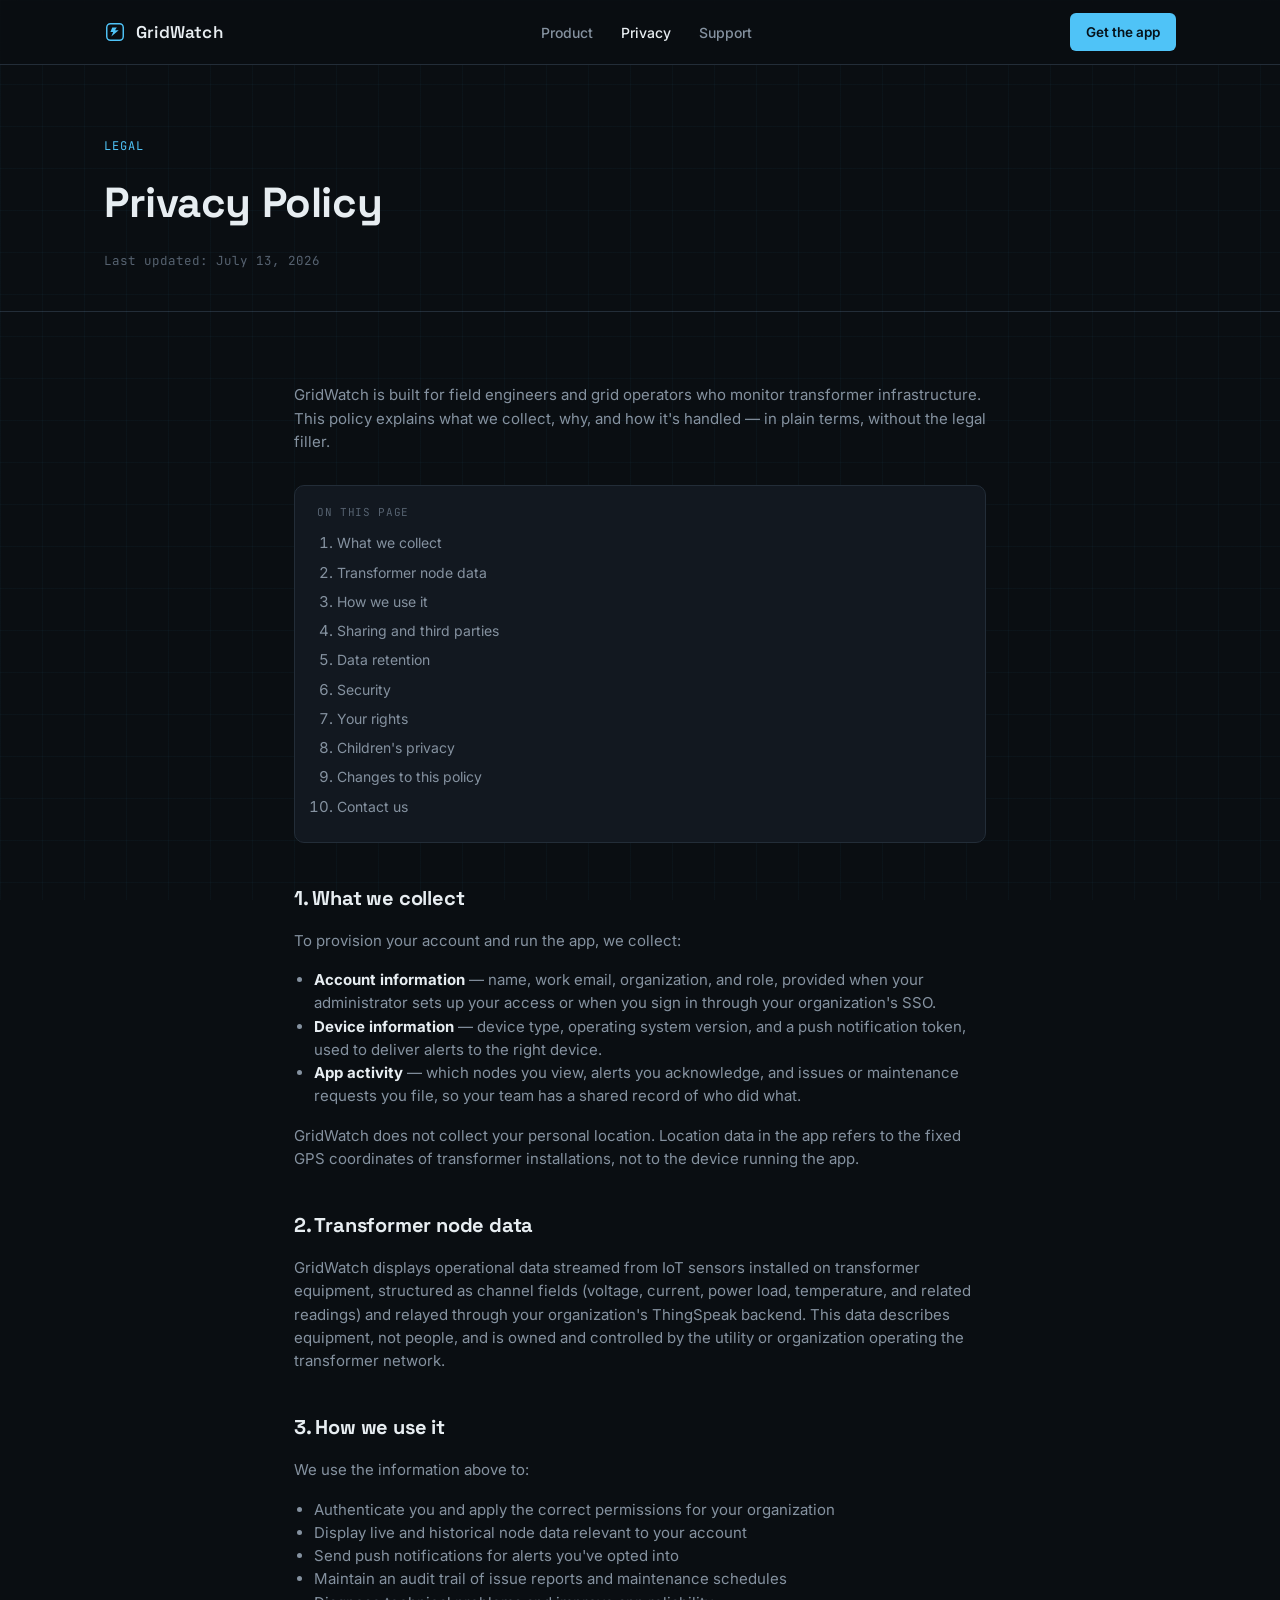
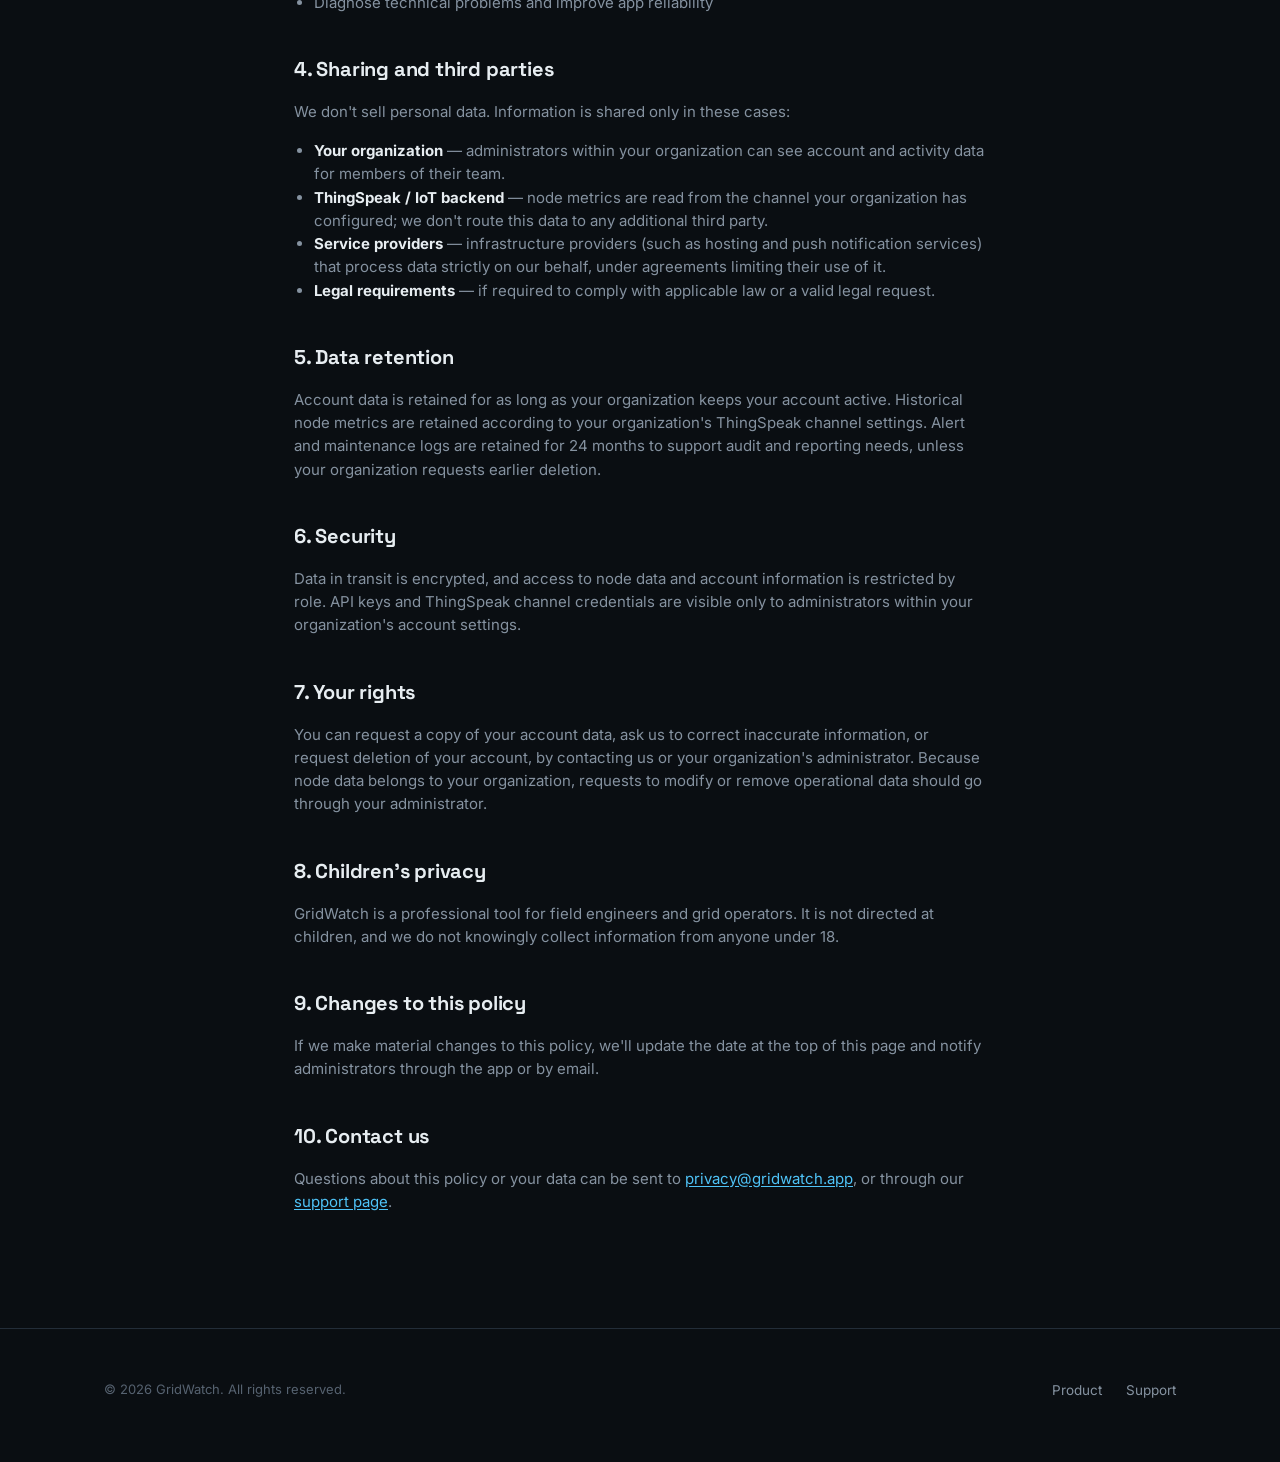
<file: docs/privacy.html>
<!DOCTYPE html>
<html lang="en">
<head>
<meta charset="UTF-8">
<meta name="viewport" content="width=device-width, initial-scale=1.0">
<title>Privacy Policy — GridWatch</title>
<meta name="description" content="How GridWatch collects, uses, and protects data for field engineers and grid operators monitoring transformer nodes across Ghana.">
<link rel="preconnect" href="https://fonts.googleapis.com">
<link rel="preconnect" href="https://fonts.gstatic.com" crossorigin>
<link href="https://fonts.googleapis.com/css2?family=Space+Grotesk:wght@500;600;700&family=Inter:wght@400;500;600&family=JetBrains+Mono:wght@400;500&display=swap" rel="stylesheet">
<link rel="stylesheet" href="styles.css">
</head>
<body>

<nav class="site-nav">
  <div class="wrap">
    <a href="index.html" class="brand">
      <svg class="brand-mark" viewBox="0 0 24 24" fill="none" xmlns="http://www.w3.org/2000/svg">
        <rect x="3" y="3" width="18" height="18" rx="4" stroke="#4fc3f7" stroke-width="1.6"/>
        <path d="M9 7L7 12H10L8 17L16 10H12L14 7H9Z" fill="#4fc3f7"/>
      </svg>
      GridWatch
    </a>
    <ul class="nav-links">
      <li><a href="index.html">Product</a></li>
      <li><a href="privacy.html" aria-current="page">Privacy</a></li>
      <li><a href="support.html">Support</a></li>
    </ul>
    <a href="support.html" class="nav-cta">Get the app</a>
  </div>
</nav>

<header class="page-header">
  <div class="wrap">
    <span class="section-label">Legal</span>
    <h1>Privacy Policy</h1>
    <span class="updated">Last updated: July 13, 2026</span>
  </div>
</header>

<div class="content">
  <p>GridWatch is built for field engineers and grid operators who monitor transformer infrastructure. This policy explains what we collect, why, and how it's handled — in plain terms, without the legal filler.</p>

  <div class="toc">
    <span class="toc-label">On this page</span>
    <ol>
      <li><a href="#collect">What we collect</a></li>
      <li><a href="#node-data">Transformer node data</a></li>
      <li><a href="#use">How we use it</a></li>
      <li><a href="#sharing">Sharing and third parties</a></li>
      <li><a href="#retention">Data retention</a></li>
      <li><a href="#security">Security</a></li>
      <li><a href="#rights">Your rights</a></li>
      <li><a href="#children">Children's privacy</a></li>
      <li><a href="#changes">Changes to this policy</a></li>
      <li><a href="#contact">Contact us</a></li>
    </ol>
  </div>

  <h2 id="collect">1. What we collect</h2>
  <p>To provision your account and run the app, we collect:</p>
  <ul>
    <li><strong>Account information</strong> — name, work email, organization, and role, provided when your administrator sets up your access or when you sign in through your organization's SSO.</li>
    <li><strong>Device information</strong> — device type, operating system version, and a push notification token, used to deliver alerts to the right device.</li>
    <li><strong>App activity</strong> — which nodes you view, alerts you acknowledge, and issues or maintenance requests you file, so your team has a shared record of who did what.</li>
  </ul>
  <p>GridWatch does not collect your personal location. Location data in the app refers to the fixed GPS coordinates of transformer installations, not to the device running the app.</p>

  <h2 id="node-data">2. Transformer node data</h2>
  <p>GridWatch displays operational data streamed from IoT sensors installed on transformer equipment, structured as channel fields (voltage, current, power load, temperature, and related readings) and relayed through your organization's ThingSpeak backend. This data describes equipment, not people, and is owned and controlled by the utility or organization operating the transformer network.</p>

  <h2 id="use">3. How we use it</h2>
  <p>We use the information above to:</p>
  <ul>
    <li>Authenticate you and apply the correct permissions for your organization</li>
    <li>Display live and historical node data relevant to your account</li>
    <li>Send push notifications for alerts you've opted into</li>
    <li>Maintain an audit trail of issue reports and maintenance schedules</li>
    <li>Diagnose technical problems and improve app reliability</li>
  </ul>

  <h2 id="sharing">4. Sharing and third parties</h2>
  <p>We don't sell personal data. Information is shared only in these cases:</p>
  <ul>
    <li><strong>Your organization</strong> — administrators within your organization can see account and activity data for members of their team.</li>
    <li><strong>ThingSpeak / IoT backend</strong> — node metrics are read from the channel your organization has configured; we don't route this data to any additional third party.</li>
    <li><strong>Service providers</strong> — infrastructure providers (such as hosting and push notification services) that process data strictly on our behalf, under agreements limiting their use of it.</li>
    <li><strong>Legal requirements</strong> — if required to comply with applicable law or a valid legal request.</li>
  </ul>

  <h2 id="retention">5. Data retention</h2>
  <p>Account data is retained for as long as your organization keeps your account active. Historical node metrics are retained according to your organization's ThingSpeak channel settings. Alert and maintenance logs are retained for 24 months to support audit and reporting needs, unless your organization requests earlier deletion.</p>

  <h2 id="security">6. Security</h2>
  <p>Data in transit is encrypted, and access to node data and account information is restricted by role. API keys and ThingSpeak channel credentials are visible only to administrators within your organization's account settings.</p>

  <h2 id="rights">7. Your rights</h2>
  <p>You can request a copy of your account data, ask us to correct inaccurate information, or request deletion of your account, by contacting us or your organization's administrator. Because node data belongs to your organization, requests to modify or remove operational data should go through your administrator.</p>

  <h2 id="children">8. Children's privacy</h2>
  <p>GridWatch is a professional tool for field engineers and grid operators. It is not directed at children, and we do not knowingly collect information from anyone under 18.</p>

  <h2 id="changes">9. Changes to this policy</h2>
  <p>If we make material changes to this policy, we'll update the date at the top of this page and notify administrators through the app or by email.</p>

  <h2 id="contact">10. Contact us</h2>
  <p>Questions about this policy or your data can be sent to <a class="inline-link" href="mailto:privacy@gridwatch.app">privacy@gridwatch.app</a>, or through our <a class="inline-link" href="support.html">support page</a>.</p>
</div>

<footer>
  <div class="wrap footer-row">
    <span class="footer-copy">© 2026 GridWatch. All rights reserved.</span>
    <ul class="footer-links">
      <li><a href="index.html">Product</a></li>
      <li><a href="support.html">Support</a></li>
    </ul>
  </div>
</footer>

</body>
</html>
</file>
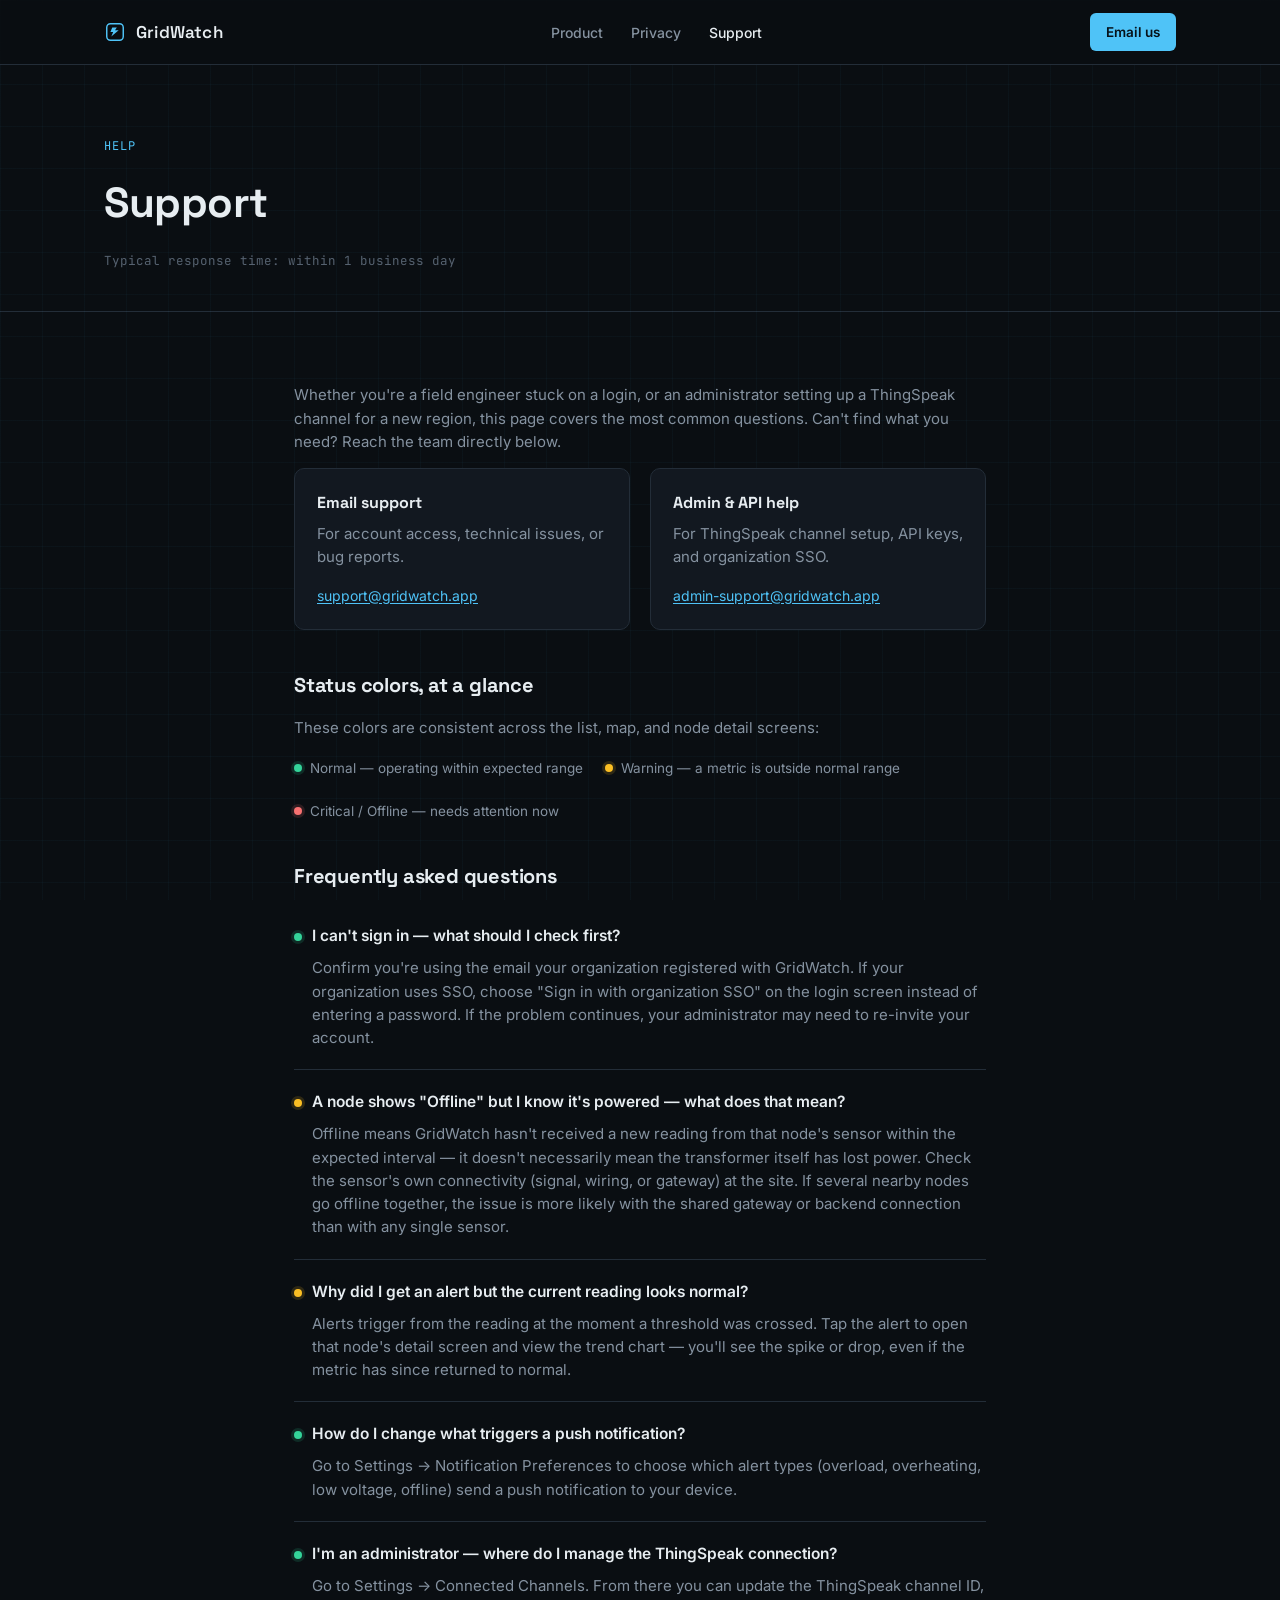
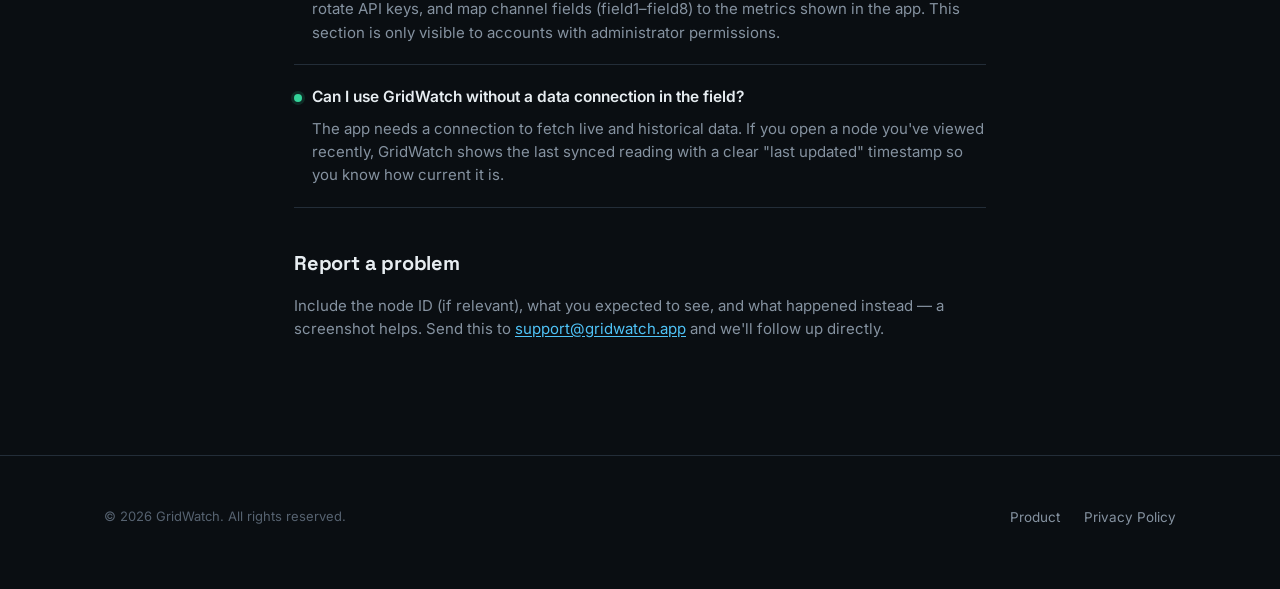
<file: docs/support.html>
<!DOCTYPE html>
<html lang="en">
<head>
<meta charset="UTF-8">
<meta name="viewport" content="width=device-width, initial-scale=1.0">
<title>Support — GridWatch</title>
<meta name="description" content="Get help with GridWatch — account access, alerts, node connectivity, and ThingSpeak configuration.">
<link rel="preconnect" href="https://fonts.googleapis.com">
<link rel="preconnect" href="https://fonts.gstatic.com" crossorigin>
<link href="https://fonts.googleapis.com/css2?family=Space+Grotesk:wght@500;600;700&family=Inter:wght@400;500;600&family=JetBrains+Mono:wght@400;500&display=swap" rel="stylesheet">
<link rel="stylesheet" href="styles.css">
</head>
<body>

<nav class="site-nav">
  <div class="wrap">
    <a href="index.html" class="brand">
      <svg class="brand-mark" viewBox="0 0 24 24" fill="none" xmlns="http://www.w3.org/2000/svg">
        <rect x="3" y="3" width="18" height="18" rx="4" stroke="#4fc3f7" stroke-width="1.6"/>
        <path d="M9 7L7 12H10L8 17L16 10H12L14 7H9Z" fill="#4fc3f7"/>
      </svg>
      GridWatch
    </a>
    <ul class="nav-links">
      <li><a href="index.html">Product</a></li>
      <li><a href="privacy.html">Privacy</a></li>
      <li><a href="support.html" aria-current="page">Support</a></li>
    </ul>
    <a href="mailto:support@gridwatch.app" class="nav-cta">Email us</a>
  </div>
</nav>

<header class="page-header">
  <div class="wrap">
    <span class="section-label">Help</span>
    <h1>Support</h1>
    <span class="updated">Typical response time: within 1 business day</span>
  </div>
</header>

<div class="content">
  <p>Whether you're a field engineer stuck on a login, or an administrator setting up a ThingSpeak channel for a new region, this page covers the most common questions. Can't find what you need? Reach the team directly below.</p>

  <div class="support-grid">
    <div class="support-card">
      <h3>Email support</h3>
      <p>For account access, technical issues, or bug reports.</p>
      <a class="inline-link" href="mailto:support@gridwatch.app">support@gridwatch.app</a>
    </div>
    <div class="support-card">
      <h3>Admin & API help</h3>
      <p>For ThingSpeak channel setup, API keys, and organization SSO.</p>
      <a class="inline-link" href="mailto:admin-support@gridwatch.app">admin-support@gridwatch.app</a>
    </div>
  </div>

  <h2>Status colors, at a glance</h2>
  <p>These colors are consistent across the list, map, and node detail screens:</p>
  <div class="status-key">
    <span><span class="dot dot-green"></span> Normal — operating within expected range</span>
    <span><span class="dot dot-amber"></span> Warning — a metric is outside normal range</span>
    <span><span class="dot dot-red"></span> Critical / Offline — needs attention now</span>
  </div>

  <h2>Frequently asked questions</h2>

  <div class="faq-item">
    <h3><span class="dot dot-green"></span>I can't sign in — what should I check first?</h3>
    <p>Confirm you're using the email your organization registered with GridWatch. If your organization uses SSO, choose "Sign in with organization SSO" on the login screen instead of entering a password. If the problem continues, your administrator may need to re-invite your account.</p>
  </div>

  <div class="faq-item">
    <h3><span class="dot dot-amber"></span>A node shows "Offline" but I know it's powered — what does that mean?</h3>
    <p>Offline means GridWatch hasn't received a new reading from that node's sensor within the expected interval — it doesn't necessarily mean the transformer itself has lost power. Check the sensor's own connectivity (signal, wiring, or gateway) at the site. If several nearby nodes go offline together, the issue is more likely with the shared gateway or backend connection than with any single sensor.</p>
  </div>

  <div class="faq-item">
    <h3><span class="dot dot-amber"></span>Why did I get an alert but the current reading looks normal?</h3>
    <p>Alerts trigger from the reading at the moment a threshold was crossed. Tap the alert to open that node's detail screen and view the trend chart — you'll see the spike or drop, even if the metric has since returned to normal.</p>
  </div>

  <div class="faq-item">
    <h3><span class="dot dot-green"></span>How do I change what triggers a push notification?</h3>
    <p>Go to Settings → Notification Preferences to choose which alert types (overload, overheating, low voltage, offline) send a push notification to your device.</p>
  </div>

  <div class="faq-item">
    <h3><span class="dot dot-green"></span>I'm an administrator — where do I manage the ThingSpeak connection?</h3>
    <p>Go to Settings → Connected Channels. From there you can update the ThingSpeak channel ID, rotate API keys, and map channel fields (field1–field8) to the metrics shown in the app. This section is only visible to accounts with administrator permissions.</p>
  </div>

  <div class="faq-item">
    <h3><span class="dot dot-green"></span>Can I use GridWatch without a data connection in the field?</h3>
    <p>The app needs a connection to fetch live and historical data. If you open a node you've viewed recently, GridWatch shows the last synced reading with a clear "last updated" timestamp so you know how current it is.</p>
  </div>

  <h2>Report a problem</h2>
  <p>Include the node ID (if relevant), what you expected to see, and what happened instead — a screenshot helps. Send this to <a class="inline-link" href="mailto:support@gridwatch.app">support@gridwatch.app</a> and we'll follow up directly.</p>
</div>

<footer>
  <div class="wrap footer-row">
    <span class="footer-copy">© 2026 GridWatch. All rights reserved.</span>
    <ul class="footer-links">
      <li><a href="index.html">Product</a></li>
      <li><a href="privacy.html">Privacy Policy</a></li>
    </ul>
  </div>
</footer>

</body>
</html>
</file>
<file: styles.css>
/* ===========================================================
   GridWatch — Design Tokens
   Control-room dashboard aesthetic. Dark base, three status
   colors carried over from the app itself, cyan as the one
   interactive/brand accent (kept separate from status colors
   so it never gets mistaken for a state).
=========================================================== */
:root {
  --bg: #0a0e12;
  --surface: #121820;
  --surface-2: #1a222b;
  --border: #232d38;
  --text: #e7edf1;
  --text-muted: #8592a0;
  --text-faint: #566270;

  --green: #34d399;   /* normal / online   */
  --amber: #fbbf24;   /* warning           */
  --red:   #f87171;   /* critical / offline*/
  --cyan:  #4fc3f7;   /* brand / interactive only */

  --nav-bg: rgba(10, 14, 18, 0.82);
  --grid-line: rgba(79, 195, 247, 0.035);
  --shadow-phone: 0 30px 60px -30px rgba(0,0,0,0.6);
  --btn-primary-bg: #4fc3f7;
  --btn-primary-hover: #7ad2f9;
  --btn-primary-text: #06121a;

  --font-display: "Space Grotesk", "Inter", sans-serif;
  --font-body: "Inter", sans-serif;
  --font-mono: "JetBrains Mono", ui-monospace, monospace;

  --radius-sm: 6px;
  --radius-md: 10px;
  --radius-lg: 16px;

  --max-w: 1120px;

  color-scheme: dark;
}

[data-theme="light"] {
  --bg: #f8fafc;
  --surface: #ffffff;
  --surface-2: #f1f5f9;
  --border: #e2e8f0;
  --text: #0f172a;
  --text-muted: #475569;
  --text-faint: #94a3b8;

  --green: #10b981;
  --amber: #f59e0b;
  --red:   #ef4444;
  --cyan:  #0284c7;

  --nav-bg: rgba(255, 255, 255, 0.85);
  --grid-line: rgba(2, 132, 199, 0.05);
  --shadow-phone: 0 20px 40px -15px rgba(15, 23, 42, 0.12);
  --btn-primary-bg: #0284c7;
  --btn-primary-hover: #0369a1;
  --btn-primary-text: #ffffff;

  color-scheme: light;
}

[data-theme="dark"] {
  --bg: #0a0e12;
  --surface: #121820;
  --surface-2: #1a222b;
  --border: #232d38;
  --text: #e7edf1;
  --text-muted: #8592a0;
  --text-faint: #566270;

  --green: #34d399;
  --amber: #fbbf24;
  --red:   #f87171;
  --cyan:  #4fc3f7;

  --nav-bg: rgba(10, 14, 18, 0.82);
  --grid-line: rgba(79, 195, 247, 0.035);
  --shadow-phone: 0 30px 60px -30px rgba(0,0,0,0.6);
  --btn-primary-bg: #4fc3f7;
  --btn-primary-hover: #7ad2f9;
  --btn-primary-text: #06121a;

  color-scheme: dark;
}

@media (prefers-color-scheme: light) {
  :root:not([data-theme="dark"]) {
    --bg: #f8fafc;
    --surface: #ffffff;
    --surface-2: #f1f5f9;
    --border: #e2e8f0;
    --text: #0f172a;
    --text-muted: #475569;
    --text-faint: #94a3b8;

    --green: #10b981;
    --amber: #f59e0b;
    --red:   #ef4444;
    --cyan:  #0284c7;

    --nav-bg: rgba(255, 255, 255, 0.85);
    --grid-line: rgba(2, 132, 199, 0.05);
    --shadow-phone: 0 20px 40px -15px rgba(15, 23, 42, 0.12);
    --btn-primary-bg: #0284c7;
    --btn-primary-hover: #0369a1;
    --btn-primary-text: #ffffff;

    color-scheme: light;
  }
}

* { box-sizing: border-box; }
html { scroll-behavior: smooth; }

body {
  margin: 0;
  background: var(--bg);
  color: var(--text);
  font-family: var(--font-body);
  line-height: 1.55;
  -webkit-font-smoothing: antialiased;
}

body::before {
  /* faint schematic grid, sits behind everything */
  content: "";
  position: fixed;
  inset: 0;
  background-image:
    linear-gradient(var(--grid-line) 1px, transparent 1px),
    linear-gradient(90deg, var(--grid-line) 1px, transparent 1px);
  background-size: 42px 42px;
  pointer-events: none;
  z-index: 0;
}

img, svg { display: block; max-width: 100%; }
a { color: inherit; }

.wrap {
  max-width: var(--max-w);
  margin: 0 auto;
  padding: 0 24px;
  position: relative;
  z-index: 1;
}

/* ---------- Nav ---------- */
.site-nav {
  position: sticky;
  top: 0;
  z-index: 20;
  background: var(--nav-bg);
  backdrop-filter: blur(10px);
  border-bottom: 1px solid var(--border);
}
.site-nav .wrap {
  display: flex;
  align-items: center;
  justify-content: space-between;
  height: 64px;
}
.brand {
  display: flex;
  align-items: center;
  gap: 10px;
  font-family: var(--font-display);
  font-weight: 600;
  font-size: 17px;
  letter-spacing: 0.2px;
  text-decoration: none;
}
.brand-mark {
  width: 22px;
  height: 22px;
  flex-shrink: 0;
}
.nav-links {
  display: flex;
  align-items: center;
  gap: 28px;
  list-style: none;
  margin: 0;
  padding: 0;
}
.nav-links a {
  text-decoration: none;
  color: var(--text-muted);
  font-size: 14px;
  font-weight: 500;
  transition: color 0.15s ease;
}
.nav-links a:hover, .nav-links a[aria-current="page"] { color: var(--text); }
.nav-actions {
  display: flex;
  align-items: center;
  gap: 12px;
}
.nav-cta {
  display: inline-flex;
  align-items: center;
  gap: 6px;
  background: var(--btn-primary-bg);
  color: var(--btn-primary-text);
  padding: 9px 16px;
  border-radius: var(--radius-sm);
  font-size: 13.5px;
  font-weight: 600;
  text-decoration: none;
  white-space: nowrap;
}
.nav-cta:hover {
  background: var(--btn-primary-hover);
}
.theme-toggle {
  background: transparent;
  border: 1px solid var(--border);
  color: var(--text-muted);
  width: 36px;
  height: 36px;
  border-radius: var(--radius-sm);
  display: inline-flex;
  align-items: center;
  justify-content: center;
  cursor: pointer;
  padding: 0;
  transition: color 0.15s ease, border-color 0.15s ease, background-color 0.15s ease;
}
.theme-toggle:hover {
  color: var(--text);
  border-color: var(--text-faint);
  background: var(--surface-2);
}
.theme-toggle svg {
  width: 18px;
  height: 18px;
}
.theme-toggle .icon-sun { display: block; }
.theme-toggle .icon-moon { display: none; }

[data-theme="light"] .theme-toggle .icon-sun { display: none; }
[data-theme="light"] .theme-toggle .icon-moon { display: block; }

@media (prefers-color-scheme: light) {
  :root:not([data-theme="dark"]) .theme-toggle .icon-sun { display: none; }
  :root:not([data-theme="dark"]) .theme-toggle .icon-moon { display: block; }
}

.nav-toggle { display: none; }

@media (max-width: 720px) {
  .nav-links { display: none; }
  .nav-toggle {
    display: inline-flex;
    background: none;
    border: 1px solid var(--border);
    color: var(--text);
    border-radius: var(--radius-sm);
    padding: 8px 10px;
  }
}

/* ---------- Buttons ---------- */
.btn {
  display: inline-flex;
  align-items: center;
  gap: 8px;
  padding: 12px 20px;
  border-radius: var(--radius-sm);
  font-size: 14.5px;
  font-weight: 600;
  text-decoration: none;
  border: 1px solid transparent;
  cursor: pointer;
}
.btn-primary { background: var(--btn-primary-bg); color: var(--btn-primary-text); }
.btn-primary:hover { background: var(--btn-primary-hover); }
.btn-ghost {
  background: transparent;
  color: var(--text);
  border-color: var(--border);
}
.btn-ghost:hover { border-color: var(--text-faint); }

/* ---------- Status chips (mirrors in-app status language) ---------- */
.dot {
  width: 8px; height: 8px; border-radius: 50%;
  display: inline-block; flex-shrink: 0;
}
.dot-green { background: var(--green); box-shadow: 0 0 0 3px rgba(52,211,153,0.15); }
.dot-amber { background: var(--amber); box-shadow: 0 0 0 3px rgba(251,191,36,0.15); }
.dot-red   { background: var(--red);   box-shadow: 0 0 0 3px rgba(248,113,113,0.15); }

/* ---------- Hero ---------- */
.hero {
  padding: 96px 0 64px;
  text-align: left;
}
.eyebrow {
  font-family: var(--font-mono);
  font-size: 12.5px;
  letter-spacing: 0.08em;
  color: var(--green);
  display: inline-flex;
  align-items: center;
  gap: 8px;
  margin-bottom: 22px;
  text-transform: uppercase;
}
.eyebrow .dot-green { animation: pulse 2.2s ease-in-out infinite; }
@keyframes pulse {
  0%, 100% { opacity: 1; }
  50% { opacity: 0.35; }
}
@media (prefers-reduced-motion: reduce) {
  .eyebrow .dot-green { animation: none; }
}

h1.hero-title {
  font-family: var(--font-display);
  font-size: clamp(34px, 5.4vw, 58px);
  line-height: 1.06;
  letter-spacing: -0.01em;
  margin: 0 0 22px;
  max-width: 15ch;
}
h1.hero-title .accent { color: var(--cyan); }

.hero-sub {
  font-size: 17px;
  color: var(--text-muted);
  max-width: 46ch;
  margin: 0 0 34px;
}
.hero-actions { display: flex; gap: 12px; flex-wrap: wrap; margin-bottom: 8px; }

/* ---------- Live strip (signature element) ---------- */
.live-strip {
  border-top: 1px solid var(--border);
  border-bottom: 1px solid var(--border);
  background: var(--surface);
  overflow: hidden;
  position: relative;
}
.live-strip::before, .live-strip::after {
  content: "";
  position: absolute;
  top: 0; bottom: 0;
  width: 60px;
  z-index: 2;
  pointer-events: none;
}
.live-strip::before { left: 0; background: linear-gradient(90deg, var(--surface), transparent); }
.live-strip::after  { right: 0; background: linear-gradient(270deg, var(--surface), transparent); }

.strip-track {
  display: flex;
  gap: 0;
  width: max-content;
  animation: scroll-strip 34s linear infinite;
}
@media (prefers-reduced-motion: reduce) {
  .strip-track { animation: none; }
}
@keyframes scroll-strip {
  from { transform: translateX(0); }
  to { transform: translateX(-50%); }
}
.strip-node {
  display: flex;
  align-items: center;
  gap: 10px;
  padding: 14px 26px;
  border-right: 1px solid var(--border);
  font-family: var(--font-mono);
  font-size: 12.5px;
  color: var(--text-muted);
  white-space: nowrap;
}
.strip-node .id { color: var(--text); }
.strip-node .val { color: var(--text-faint); }

/* ---------- Sections ---------- */
section { padding: 88px 0; position: relative; z-index: 1; }
.section-head { max-width: 56ch; margin-bottom: 48px; }
.section-label {
  font-family: var(--font-mono);
  font-size: 12px;
  letter-spacing: 0.08em;
  text-transform: uppercase;
  color: var(--cyan);
  margin-bottom: 12px;
  display: block;
}
h2 {
  font-family: var(--font-display);
  font-size: clamp(26px, 3.4vw, 36px);
  margin: 0 0 12px;
  letter-spacing: -0.01em;
}
.section-sub { color: var(--text-muted); font-size: 15.5px; margin: 0; }

/* ---------- Feature grid ---------- */
.feature-grid {
  display: grid;
  grid-template-columns: repeat(3, 1fr);
  gap: 1px;
  background: var(--border);
  border: 1px solid var(--border);
  border-radius: var(--radius-lg);
  overflow: hidden;
}
.feature-card {
  background: var(--surface);
  padding: 28px 24px;
}
.feature-card .icon {
  width: 34px; height: 34px;
  margin-bottom: 18px;
  color: var(--cyan);
}
.feature-card h3 {
  font-family: var(--font-display);
  font-size: 16.5px;
  margin: 0 0 8px;
  font-weight: 600;
}
.feature-card p {
  color: var(--text-muted);
  font-size: 14px;
  margin: 0;
}
@media (max-width: 860px) {
  .feature-grid { grid-template-columns: repeat(2, 1fr); }
}
@media (max-width: 560px) {
  .feature-grid { grid-template-columns: 1fr; }
}

/* ---------- Phone mockups ---------- */
.screens-row {
  display: grid;
  grid-template-columns: repeat(3, 1fr);
  gap: 28px;
  align-items: start;
}
@media (max-width: 860px) {
  .screens-row { grid-template-columns: 1fr; max-width: 320px; margin: 0 auto; }
}
.phone {
  background: var(--surface);
  border: 1px solid var(--border);
  border-radius: 26px;
  padding: 10px;
  box-shadow: var(--shadow-phone);
}
.phone-screen {
  background: var(--bg);
  border-radius: 18px;
  padding: 14px 12px;
  min-height: 320px;
  display: flex;
  flex-direction: column;
  gap: 10px;
}
.phone-cap { text-align: center; font-size: 13px; color: var(--text-muted); margin-top: 14px; }

.mock-card {
  background: var(--surface-2);
  border: 1px solid var(--border);
  border-radius: var(--radius-md);
  padding: 10px 12px;
}
.mock-row { display: flex; justify-content: space-between; align-items: center; gap: 8px; }
.mock-id { font-family: var(--font-mono); font-size: 11px; color: var(--text); }
.mock-region { font-size: 10.5px; color: var(--text-faint); margin-top: 2px; }
.mock-badge {
  font-family: var(--font-mono);
  font-size: 9.5px;
  padding: 2px 7px;
  border-radius: 20px;
  display: inline-flex;
  align-items: center;
  gap: 4px;
}
.badge-green { background: rgba(52,211,153,0.12); color: var(--green); }
.badge-amber { background: rgba(251,191,36,0.12); color: var(--amber); }
.badge-red   { background: rgba(248,113,113,0.12); color: var(--red); }
.mock-metrics { display: flex; gap: 8px; margin-top: 8px; }
.mock-metric { flex: 1; background: var(--bg); border-radius: 6px; padding: 6px 8px; }
.mock-metric .n { font-family: var(--font-mono); font-size: 13px; }
.mock-metric .l { font-size: 9px; color: var(--text-faint); text-transform: uppercase; letter-spacing: 0.04em; }

.mock-map {
  flex: 1;
  border-radius: var(--radius-md);
  background:
    radial-gradient(circle at 30% 30%, rgba(52,211,153,0.18), transparent 40%),
    radial-gradient(circle at 70% 55%, rgba(251,191,36,0.16), transparent 35%),
    radial-gradient(circle at 45% 75%, rgba(248,113,113,0.18), transparent 35%),
    var(--surface-2);
  position: relative;
  border: 1px solid var(--border);
}
.mock-pin {
  position: absolute;
  width: 10px; height: 10px;
  border-radius: 50%;
  box-shadow: 0 0 0 3px rgba(255,255,255,0.06);
}

.mock-chart {
  height: 74px;
  background: var(--surface-2);
  border-radius: var(--radius-md);
  border: 1px solid var(--border);
  padding: 8px;
}

/* ---------- CTA band ---------- */
.cta-band {
  background: var(--surface);
  border-top: 1px solid var(--border);
  border-bottom: 1px solid var(--border);
  text-align: center;
}
.cta-band h2 { margin-bottom: 14px; }
.cta-band p { color: var(--text-muted); margin: 0 0 30px; }
.cta-actions { display: flex; justify-content: center; gap: 12px; flex-wrap: wrap; }

/* ---------- Footer ---------- */
footer {
  padding: 48px 0 60px;
  border-top: 1px solid var(--border);
}
.footer-row {
  display: flex;
  justify-content: space-between;
  align-items: center;
  flex-wrap: wrap;
  gap: 18px;
}
.footer-links { display: flex; gap: 24px; list-style: none; margin: 0; padding: 0; }
.footer-links a {
  text-decoration: none;
  color: var(--text-muted);
  font-size: 13.5px;
}
.footer-links a:hover { color: var(--text); }
.footer-copy { color: var(--text-faint); font-size: 13px; }

/* ---------- Simple content pages (privacy / support) ---------- */
.page-header {
  padding: 72px 0 40px;
  border-bottom: 1px solid var(--border);
}
.page-header .section-label { margin-bottom: 14px; }
.page-header h1 {
  font-family: var(--font-display);
  font-size: clamp(28px, 4vw, 42px);
  margin: 0 0 12px;
  letter-spacing: -0.01em;
}
.page-header .updated {
  font-family: var(--font-mono);
  font-size: 12.5px;
  color: var(--text-faint);
}

.content {
  max-width: 74ch;
  padding: 56px 24px 100px;
  margin: 0 auto;
  position: relative;
  z-index: 1;
}
.content h2 {
  font-size: 20px;
  margin: 40px 0 12px;
}
.content h2:first-child { margin-top: 0; }
.content p, .content li {
  color: var(--text-muted);
  font-size: 15px;
}
.content ul { padding-left: 20px; }
.content strong { color: var(--text); }
.content a.inline-link {
  color: var(--cyan);
  text-decoration: underline;
  text-underline-offset: 2px;
}

.toc {
  background: var(--surface);
  border: 1px solid var(--border);
  border-radius: var(--radius-md);
  padding: 18px 22px;
  margin: 32px 0 8px;
}
.toc-label {
  font-family: var(--font-mono);
  font-size: 11px;
  text-transform: uppercase;
  letter-spacing: 0.06em;
  color: var(--text-faint);
  margin-bottom: 10px;
  display: block;
}
.toc ol { margin: 0; padding-left: 20px; }
.toc a { color: var(--text-muted); text-decoration: none; font-size: 14px; }
.toc a:hover { color: var(--cyan); }
.toc li { margin-bottom: 6px; }

/* ---------- Support page specifics ---------- */
.support-grid {
  display: grid;
  grid-template-columns: 1fr 1fr;
  gap: 20px;
  margin: 8px 0 8px;
}
@media (max-width: 700px) { .support-grid { grid-template-columns: 1fr; } }
.support-card {
  background: var(--surface);
  border: 1px solid var(--border);
  border-radius: var(--radius-md);
  padding: 22px;
}
.support-card h3 {
  font-family: var(--font-display);
  font-size: 16px;
  margin: 0 0 6px;
}
.support-card p { margin: 0 0 14px; }
.support-card a.inline-link { font-size: 14px; }

.faq-item {
  border-bottom: 1px solid var(--border);
  padding: 20px 0;
}
.faq-item:first-child { padding-top: 0; }
.faq-item h3 {
  font-family: var(--font-body);
  font-weight: 600;
  font-size: 15.5px;
  color: var(--text);
  margin: 0 0 8px;
  display: flex;
  gap: 10px;
  align-items: baseline;
}
.faq-item h3 .dot { margin-top: 3px; }
.faq-item p { margin: 0; padding-left: 18px; }

.status-key {
  display: flex;
  gap: 22px;
  flex-wrap: wrap;
  margin: 18px 0 8px;
}
.status-key span {
  display: flex; align-items: center; gap: 8px;
  font-size: 13.5px; color: var(--text-muted);
}
</file>
<file: docs/styles.css>
/* ===========================================================
   GridWatch — Design Tokens
   Control-room dashboard aesthetic. Dark base, three status
   colors carried over from the app itself, cyan as the one
   interactive/brand accent (kept separate from status colors
   so it never gets mistaken for a state).
=========================================================== */
:root {
  --bg: #0a0e12;
  --surface: #121820;
  --surface-2: #1a222b;
  --border: #232d38;
  --text: #e7edf1;
  --text-muted: #8592a0;
  --text-faint: #566270;

  --green: #34d399;   /* normal / online   */
  --amber: #fbbf24;   /* warning           */
  --red:   #f87171;   /* critical / offline*/
  --cyan:  #4fc3f7;   /* brand / interactive only */

  --font-display: "Space Grotesk", "Inter", sans-serif;
  --font-body: "Inter", sans-serif;
  --font-mono: "JetBrains Mono", ui-monospace, monospace;

  --radius-sm: 6px;
  --radius-md: 10px;
  --radius-lg: 16px;

  --max-w: 1120px;
}

* { box-sizing: border-box; }
html { scroll-behavior: smooth; }

body {
  margin: 0;
  background: var(--bg);
  color: var(--text);
  font-family: var(--font-body);
  line-height: 1.55;
  -webkit-font-smoothing: antialiased;
}

body::before {
  /* faint schematic grid, sits behind everything */
  content: "";
  position: fixed;
  inset: 0;
  background-image:
    linear-gradient(rgba(79, 195, 247, 0.035) 1px, transparent 1px),
    linear-gradient(90deg, rgba(79, 195, 247, 0.035) 1px, transparent 1px);
  background-size: 42px 42px;
  pointer-events: none;
  z-index: 0;
}

img, svg { display: block; max-width: 100%; }
a { color: inherit; }

.wrap {
  max-width: var(--max-w);
  margin: 0 auto;
  padding: 0 24px;
  position: relative;
  z-index: 1;
}

/* ---------- Nav ---------- */
.site-nav {
  position: sticky;
  top: 0;
  z-index: 20;
  background: rgba(10, 14, 18, 0.82);
  backdrop-filter: blur(10px);
  border-bottom: 1px solid var(--border);
}
.site-nav .wrap {
  display: flex;
  align-items: center;
  justify-content: space-between;
  height: 64px;
}
.brand {
  display: flex;
  align-items: center;
  gap: 10px;
  font-family: var(--font-display);
  font-weight: 600;
  font-size: 17px;
  letter-spacing: 0.2px;
  text-decoration: none;
}
.brand-mark {
  width: 22px;
  height: 22px;
  flex-shrink: 0;
}
.nav-links {
  display: flex;
  align-items: center;
  gap: 28px;
  list-style: none;
  margin: 0;
  padding: 0;
}
.nav-links a {
  text-decoration: none;
  color: var(--text-muted);
  font-size: 14px;
  font-weight: 500;
  transition: color 0.15s ease;
}
.nav-links a:hover, .nav-links a[aria-current="page"] { color: var(--text); }
.nav-cta {
  display: inline-flex;
  align-items: center;
  gap: 6px;
  background: var(--cyan);
  color: #06121a;
  padding: 9px 16px;
  border-radius: var(--radius-sm);
  font-size: 13.5px;
  font-weight: 600;
  text-decoration: none;
  white-space: nowrap;
}
.nav-toggle { display: none; }

@media (max-width: 720px) {
  .nav-links { display: none; }
  .nav-toggle {
    display: inline-flex;
    background: none;
    border: 1px solid var(--border);
    color: var(--text);
    border-radius: var(--radius-sm);
    padding: 8px 10px;
  }
}

/* ---------- Buttons ---------- */
.btn {
  display: inline-flex;
  align-items: center;
  gap: 8px;
  padding: 12px 20px;
  border-radius: var(--radius-sm);
  font-size: 14.5px;
  font-weight: 600;
  text-decoration: none;
  border: 1px solid transparent;
  cursor: pointer;
}
.btn-primary { background: var(--cyan); color: #06121a; }
.btn-primary:hover { background: #7ad2f9; }
.btn-ghost {
  background: transparent;
  color: var(--text);
  border-color: var(--border);
}
.btn-ghost:hover { border-color: var(--text-faint); }

/* ---------- Status chips (mirrors in-app status language) ---------- */
.dot {
  width: 8px; height: 8px; border-radius: 50%;
  display: inline-block; flex-shrink: 0;
}
.dot-green { background: var(--green); box-shadow: 0 0 0 3px rgba(52,211,153,0.15); }
.dot-amber { background: var(--amber); box-shadow: 0 0 0 3px rgba(251,191,36,0.15); }
.dot-red   { background: var(--red);   box-shadow: 0 0 0 3px rgba(248,113,113,0.15); }

/* ---------- Hero ---------- */
.hero {
  padding: 96px 0 64px;
  text-align: left;
}
.eyebrow {
  font-family: var(--font-mono);
  font-size: 12.5px;
  letter-spacing: 0.08em;
  color: var(--green);
  display: inline-flex;
  align-items: center;
  gap: 8px;
  margin-bottom: 22px;
  text-transform: uppercase;
}
.eyebrow .dot-green { animation: pulse 2.2s ease-in-out infinite; }
@keyframes pulse {
  0%, 100% { opacity: 1; }
  50% { opacity: 0.35; }
}
@media (prefers-reduced-motion: reduce) {
  .eyebrow .dot-green { animation: none; }
}

h1.hero-title {
  font-family: var(--font-display);
  font-size: clamp(34px, 5.4vw, 58px);
  line-height: 1.06;
  letter-spacing: -0.01em;
  margin: 0 0 22px;
  max-width: 15ch;
}
h1.hero-title .accent { color: var(--cyan); }

.hero-sub {
  font-size: 17px;
  color: var(--text-muted);
  max-width: 46ch;
  margin: 0 0 34px;
}
.hero-actions { display: flex; gap: 12px; flex-wrap: wrap; margin-bottom: 8px; }

/* ---------- Live strip (signature element) ---------- */
.live-strip {
  border-top: 1px solid var(--border);
  border-bottom: 1px solid var(--border);
  background: var(--surface);
  overflow: hidden;
  position: relative;
}
.live-strip::before, .live-strip::after {
  content: "";
  position: absolute;
  top: 0; bottom: 0;
  width: 60px;
  z-index: 2;
  pointer-events: none;
}
.live-strip::before { left: 0; background: linear-gradient(90deg, var(--surface), transparent); }
.live-strip::after  { right: 0; background: linear-gradient(270deg, var(--surface), transparent); }

.strip-track {
  display: flex;
  gap: 0;
  width: max-content;
  animation: scroll-strip 34s linear infinite;
}
@media (prefers-reduced-motion: reduce) {
  .strip-track { animation: none; }
}
@keyframes scroll-strip {
  from { transform: translateX(0); }
  to { transform: translateX(-50%); }
}
.strip-node {
  display: flex;
  align-items: center;
  gap: 10px;
  padding: 14px 26px;
  border-right: 1px solid var(--border);
  font-family: var(--font-mono);
  font-size: 12.5px;
  color: var(--text-muted);
  white-space: nowrap;
}
.strip-node .id { color: var(--text); }
.strip-node .val { color: var(--text-faint); }

/* ---------- Sections ---------- */
section { padding: 88px 0; position: relative; z-index: 1; }
.section-head { max-width: 56ch; margin-bottom: 48px; }
.section-label {
  font-family: var(--font-mono);
  font-size: 12px;
  letter-spacing: 0.08em;
  text-transform: uppercase;
  color: var(--cyan);
  margin-bottom: 12px;
  display: block;
}
h2 {
  font-family: var(--font-display);
  font-size: clamp(26px, 3.4vw, 36px);
  margin: 0 0 12px;
  letter-spacing: -0.01em;
}
.section-sub { color: var(--text-muted); font-size: 15.5px; margin: 0; }

/* ---------- Feature grid ---------- */
.feature-grid {
  display: grid;
  grid-template-columns: repeat(3, 1fr);
  gap: 1px;
  background: var(--border);
  border: 1px solid var(--border);
  border-radius: var(--radius-lg);
  overflow: hidden;
}
.feature-card {
  background: var(--surface);
  padding: 28px 24px;
}
.feature-card .icon {
  width: 34px; height: 34px;
  margin-bottom: 18px;
  color: var(--cyan);
}
.feature-card h3 {
  font-family: var(--font-display);
  font-size: 16.5px;
  margin: 0 0 8px;
  font-weight: 600;
}
.feature-card p {
  color: var(--text-muted);
  font-size: 14px;
  margin: 0;
}
@media (max-width: 860px) {
  .feature-grid { grid-template-columns: repeat(2, 1fr); }
}
@media (max-width: 560px) {
  .feature-grid { grid-template-columns: 1fr; }
}

/* ---------- Phone mockups ---------- */
.screens-row {
  display: grid;
  grid-template-columns: repeat(3, 1fr);
  gap: 28px;
  align-items: start;
}
@media (max-width: 860px) {
  .screens-row { grid-template-columns: 1fr; max-width: 320px; margin: 0 auto; }
}
.phone {
  background: var(--surface);
  border: 1px solid var(--border);
  border-radius: 26px;
  padding: 10px;
  box-shadow: 0 30px 60px -30px rgba(0,0,0,0.6);
}
.phone-screen {
  background: var(--bg);
  border-radius: 18px;
  padding: 14px 12px;
  min-height: 320px;
  display: flex;
  flex-direction: column;
  gap: 10px;
}
.phone-cap { text-align: center; font-size: 13px; color: var(--text-muted); margin-top: 14px; }

.mock-card {
  background: var(--surface-2);
  border: 1px solid var(--border);
  border-radius: var(--radius-md);
  padding: 10px 12px;
}
.mock-row { display: flex; justify-content: space-between; align-items: center; gap: 8px; }
.mock-id { font-family: var(--font-mono); font-size: 11px; color: var(--text); }
.mock-region { font-size: 10.5px; color: var(--text-faint); margin-top: 2px; }
.mock-badge {
  font-family: var(--font-mono);
  font-size: 9.5px;
  padding: 2px 7px;
  border-radius: 20px;
  display: inline-flex;
  align-items: center;
  gap: 4px;
}
.badge-green { background: rgba(52,211,153,0.12); color: var(--green); }
.badge-amber { background: rgba(251,191,36,0.12); color: var(--amber); }
.badge-red   { background: rgba(248,113,113,0.12); color: var(--red); }
.mock-metrics { display: flex; gap: 8px; margin-top: 8px; }
.mock-metric { flex: 1; background: var(--bg); border-radius: 6px; padding: 6px 8px; }
.mock-metric .n { font-family: var(--font-mono); font-size: 13px; }
.mock-metric .l { font-size: 9px; color: var(--text-faint); text-transform: uppercase; letter-spacing: 0.04em; }

.mock-map {
  flex: 1;
  border-radius: var(--radius-md);
  background:
    radial-gradient(circle at 30% 30%, rgba(52,211,153,0.18), transparent 40%),
    radial-gradient(circle at 70% 55%, rgba(251,191,36,0.16), transparent 35%),
    radial-gradient(circle at 45% 75%, rgba(248,113,113,0.18), transparent 35%),
    var(--surface-2);
  position: relative;
  border: 1px solid var(--border);
}
.mock-pin {
  position: absolute;
  width: 10px; height: 10px;
  border-radius: 50%;
  box-shadow: 0 0 0 3px rgba(255,255,255,0.06);
}

.mock-chart {
  height: 74px;
  background: var(--surface-2);
  border-radius: var(--radius-md);
  border: 1px solid var(--border);
  padding: 8px;
}

/* ---------- CTA band ---------- */
.cta-band {
  background: var(--surface);
  border-top: 1px solid var(--border);
  border-bottom: 1px solid var(--border);
  text-align: center;
}
.cta-band h2 { margin-bottom: 14px; }
.cta-band p { color: var(--text-muted); margin: 0 0 30px; }
.cta-actions { display: flex; justify-content: center; gap: 12px; flex-wrap: wrap; }

/* ---------- Footer ---------- */
footer {
  padding: 48px 0 60px;
  border-top: 1px solid var(--border);
}
.footer-row {
  display: flex;
  justify-content: space-between;
  align-items: center;
  flex-wrap: wrap;
  gap: 18px;
}
.footer-links { display: flex; gap: 24px; list-style: none; margin: 0; padding: 0; }
.footer-links a {
  text-decoration: none;
  color: var(--text-muted);
  font-size: 13.5px;
}
.footer-links a:hover { color: var(--text); }
.footer-copy { color: var(--text-faint); font-size: 13px; }

/* ---------- Simple content pages (privacy / support) ---------- */
.page-header {
  padding: 72px 0 40px;
  border-bottom: 1px solid var(--border);
}
.page-header .section-label { margin-bottom: 14px; }
.page-header h1 {
  font-family: var(--font-display);
  font-size: clamp(28px, 4vw, 42px);
  margin: 0 0 12px;
  letter-spacing: -0.01em;
}
.page-header .updated {
  font-family: var(--font-mono);
  font-size: 12.5px;
  color: var(--text-faint);
}

.content {
  max-width: 74ch;
  padding: 56px 24px 100px;
  margin: 0 auto;
  position: relative;
  z-index: 1;
}
.content h2 {
  font-size: 20px;
  margin: 40px 0 12px;
}
.content h2:first-child { margin-top: 0; }
.content p, .content li {
  color: var(--text-muted);
  font-size: 15px;
}
.content ul { padding-left: 20px; }
.content strong { color: var(--text); }
.content a.inline-link {
  color: var(--cyan);
  text-decoration: underline;
  text-underline-offset: 2px;
}

.toc {
  background: var(--surface);
  border: 1px solid var(--border);
  border-radius: var(--radius-md);
  padding: 18px 22px;
  margin: 32px 0 8px;
}
.toc-label {
  font-family: var(--font-mono);
  font-size: 11px;
  text-transform: uppercase;
  letter-spacing: 0.06em;
  color: var(--text-faint);
  margin-bottom: 10px;
  display: block;
}
.toc ol { margin: 0; padding-left: 20px; }
.toc a { color: var(--text-muted); text-decoration: none; font-size: 14px; }
.toc a:hover { color: var(--cyan); }
.toc li { margin-bottom: 6px; }

/* ---------- Support page specifics ---------- */
.support-grid {
  display: grid;
  grid-template-columns: 1fr 1fr;
  gap: 20px;
  margin: 8px 0 8px;
}
@media (max-width: 700px) { .support-grid { grid-template-columns: 1fr; } }
.support-card {
  background: var(--surface);
  border: 1px solid var(--border);
  border-radius: var(--radius-md);
  padding: 22px;
}
.support-card h3 {
  font-family: var(--font-display);
  font-size: 16px;
  margin: 0 0 6px;
}
.support-card p { margin: 0 0 14px; }
.support-card a.inline-link { font-size: 14px; }

.faq-item {
  border-bottom: 1px solid var(--border);
  padding: 20px 0;
}
.faq-item:first-child { padding-top: 0; }
.faq-item h3 {
  font-family: var(--font-body);
  font-weight: 600;
  font-size: 15.5px;
  color: var(--text);
  margin: 0 0 8px;
  display: flex;
  gap: 10px;
  align-items: baseline;
}
.faq-item h3 .dot { margin-top: 3px; }
.faq-item p { margin: 0; padding-left: 18px; }

.status-key {
  display: flex;
  gap: 22px;
  flex-wrap: wrap;
  margin: 18px 0 8px;
}
.status-key span {
  display: flex; align-items: center; gap: 8px;
  font-size: 13.5px; color: var(--text-muted);
}
</file>
